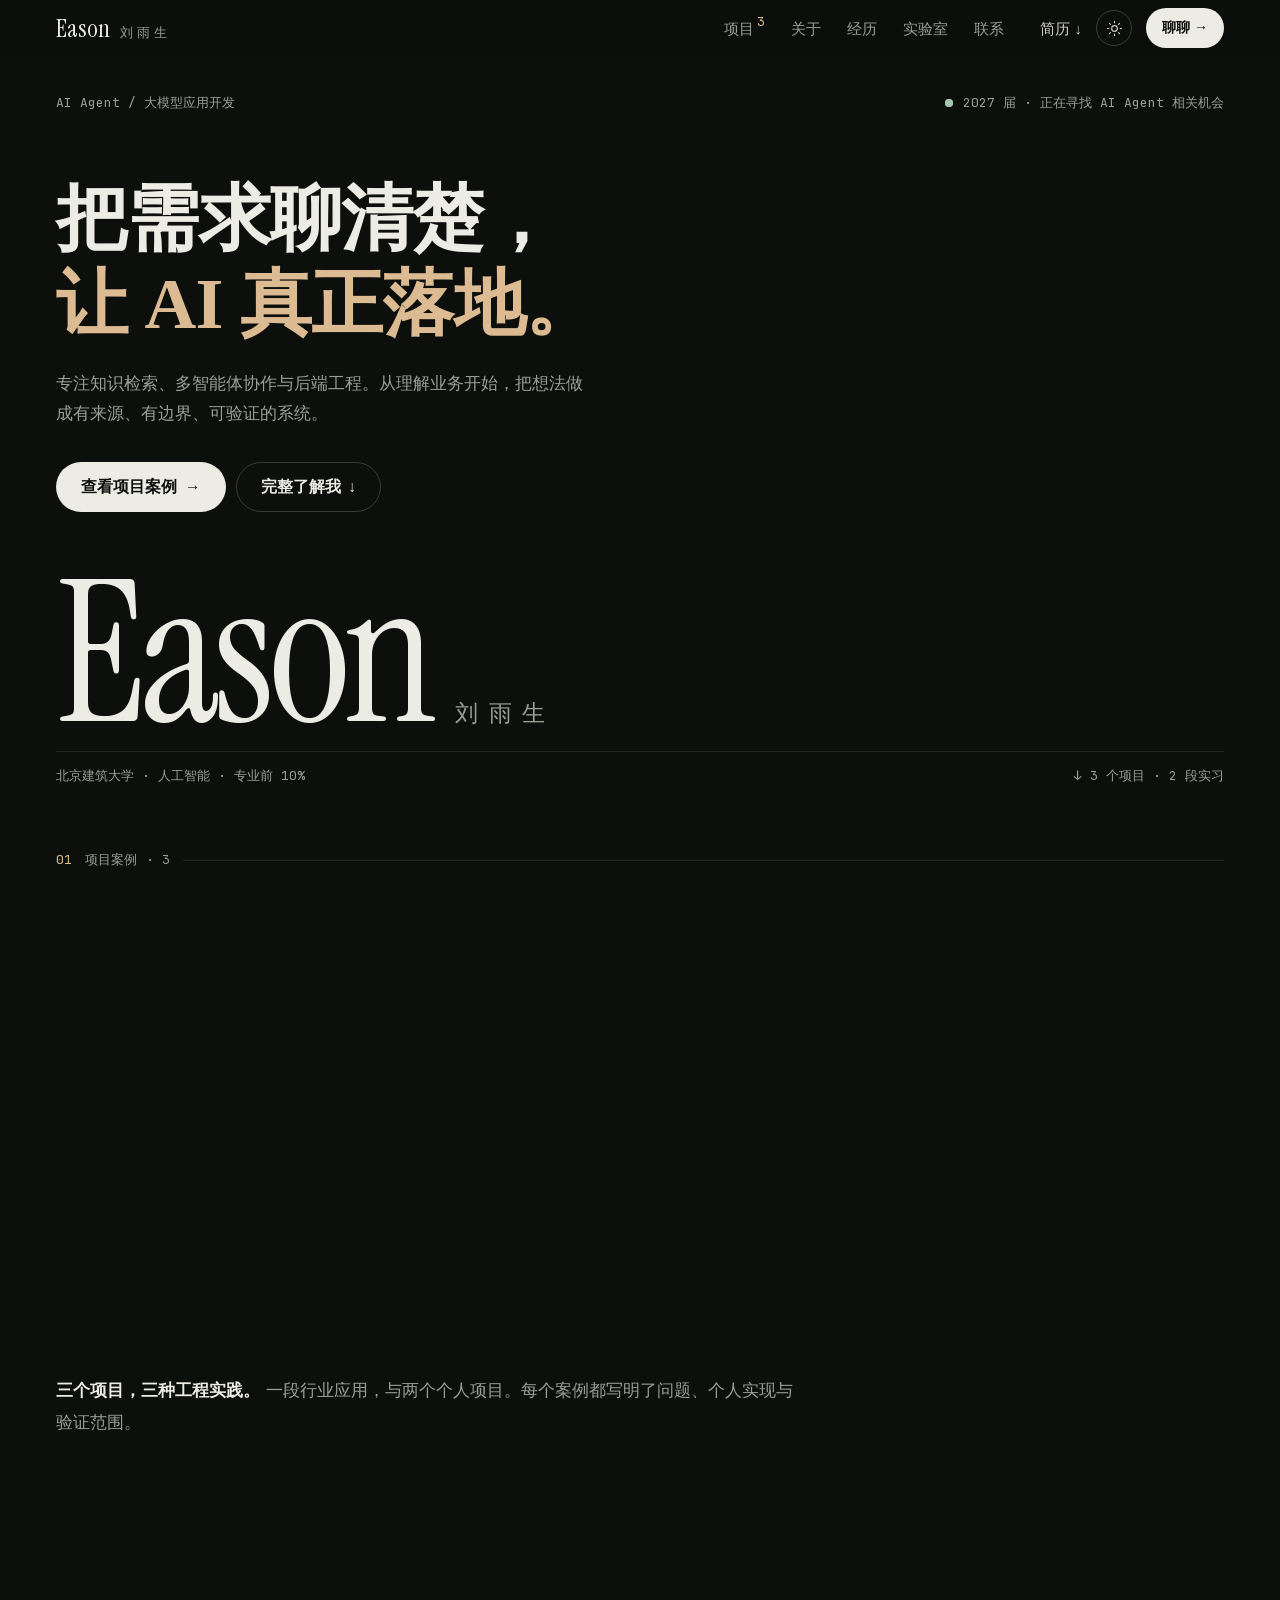
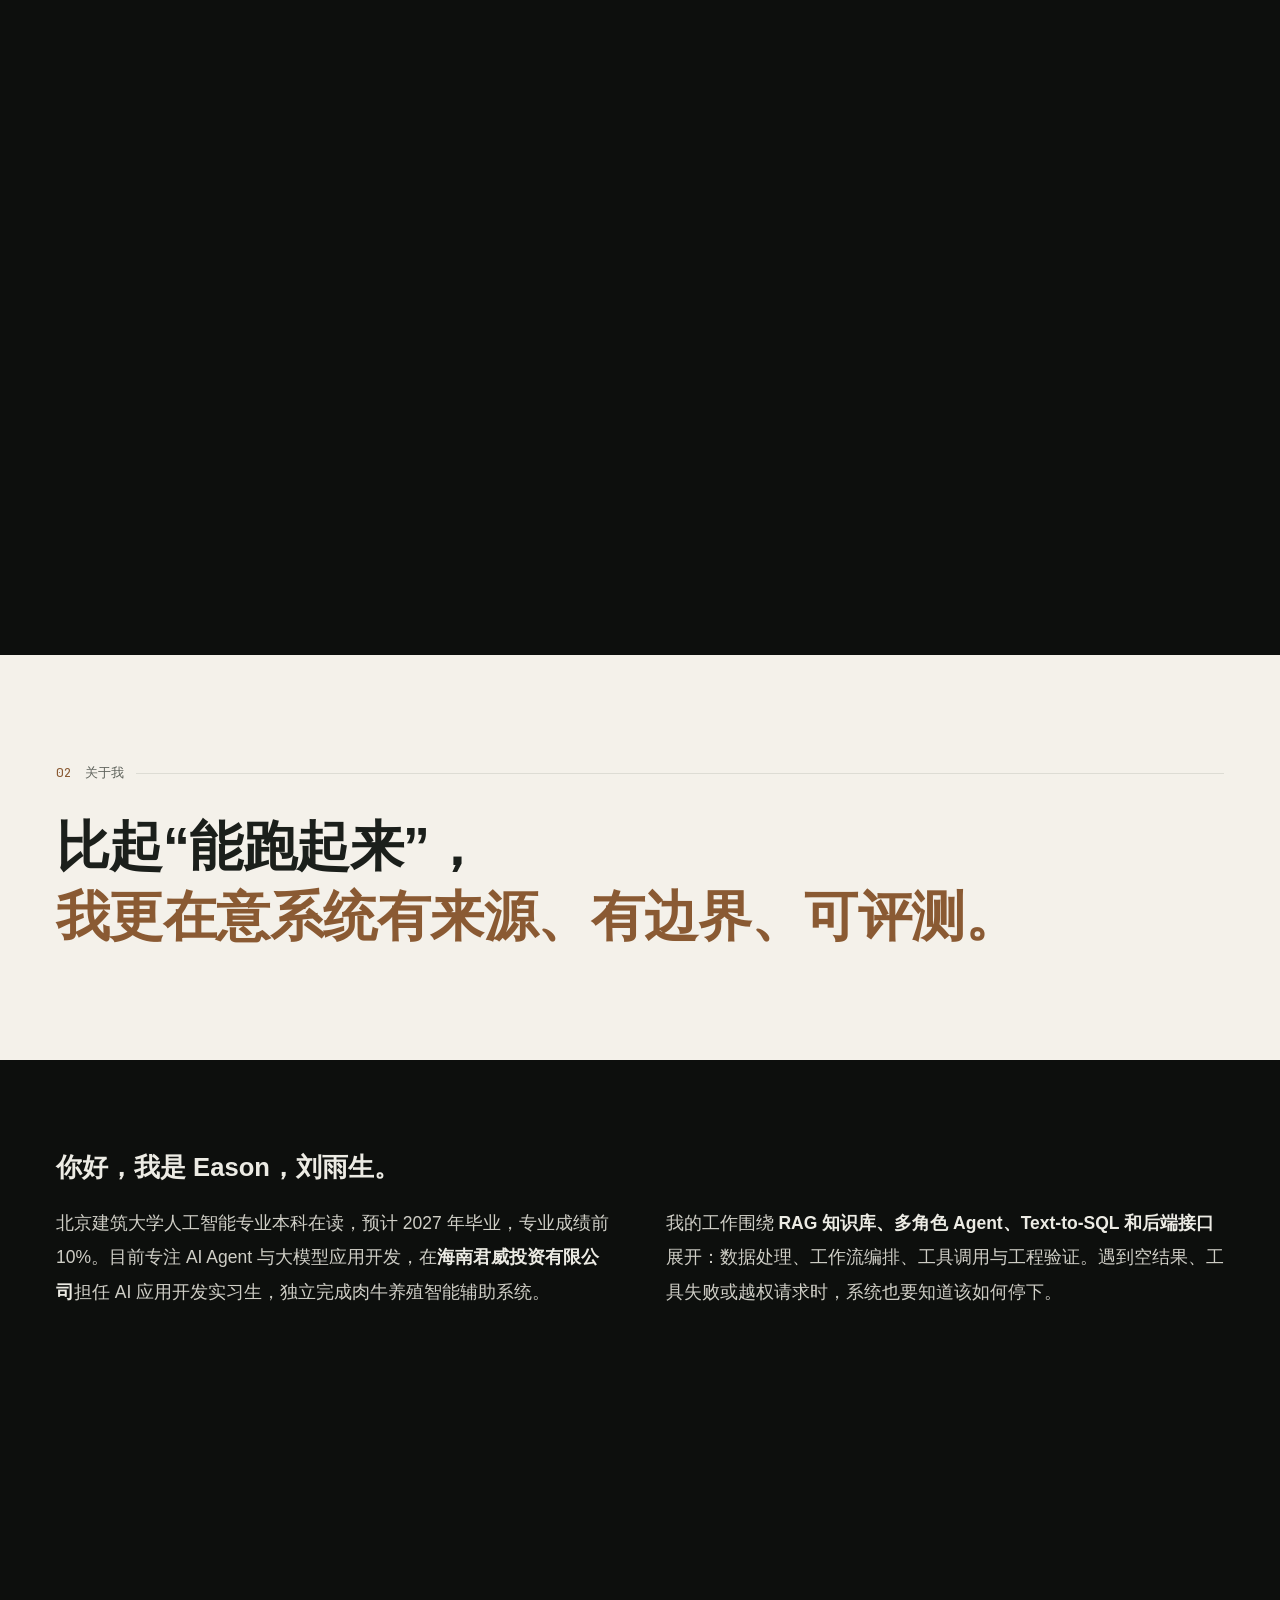
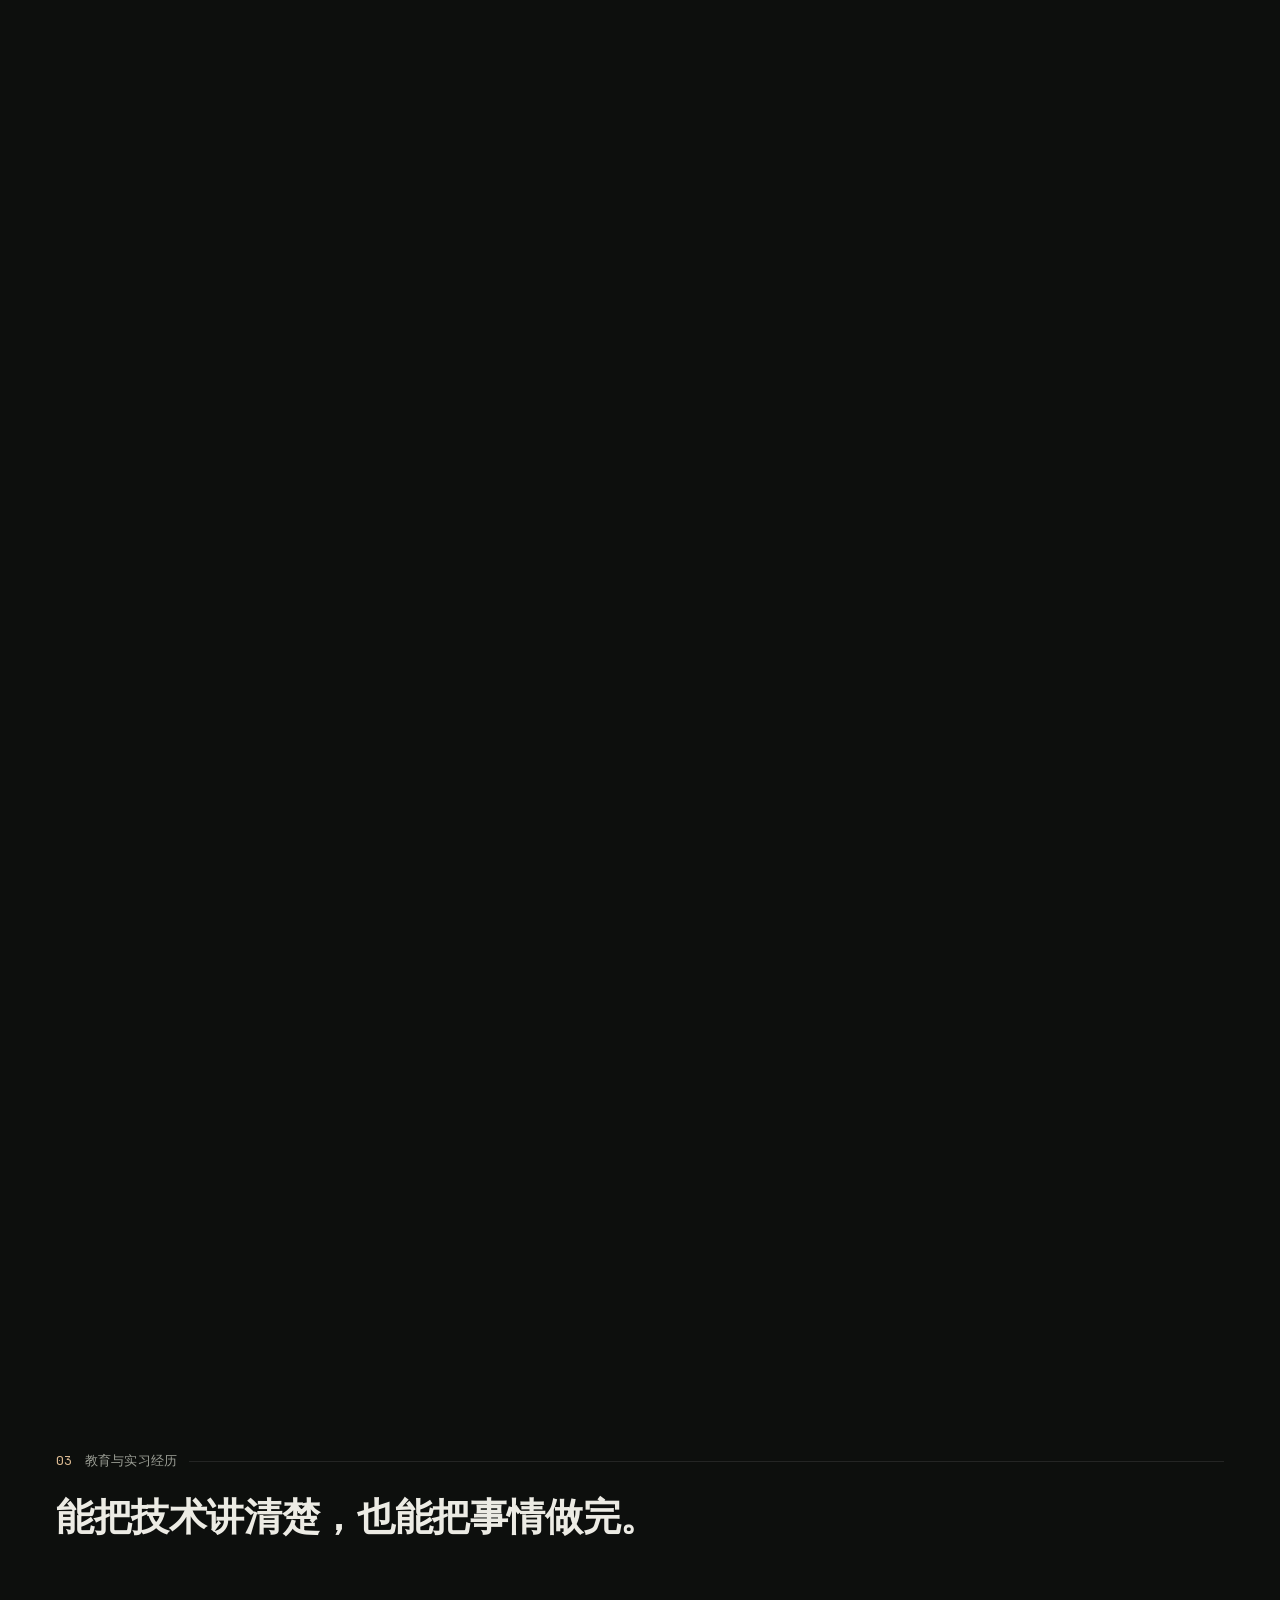
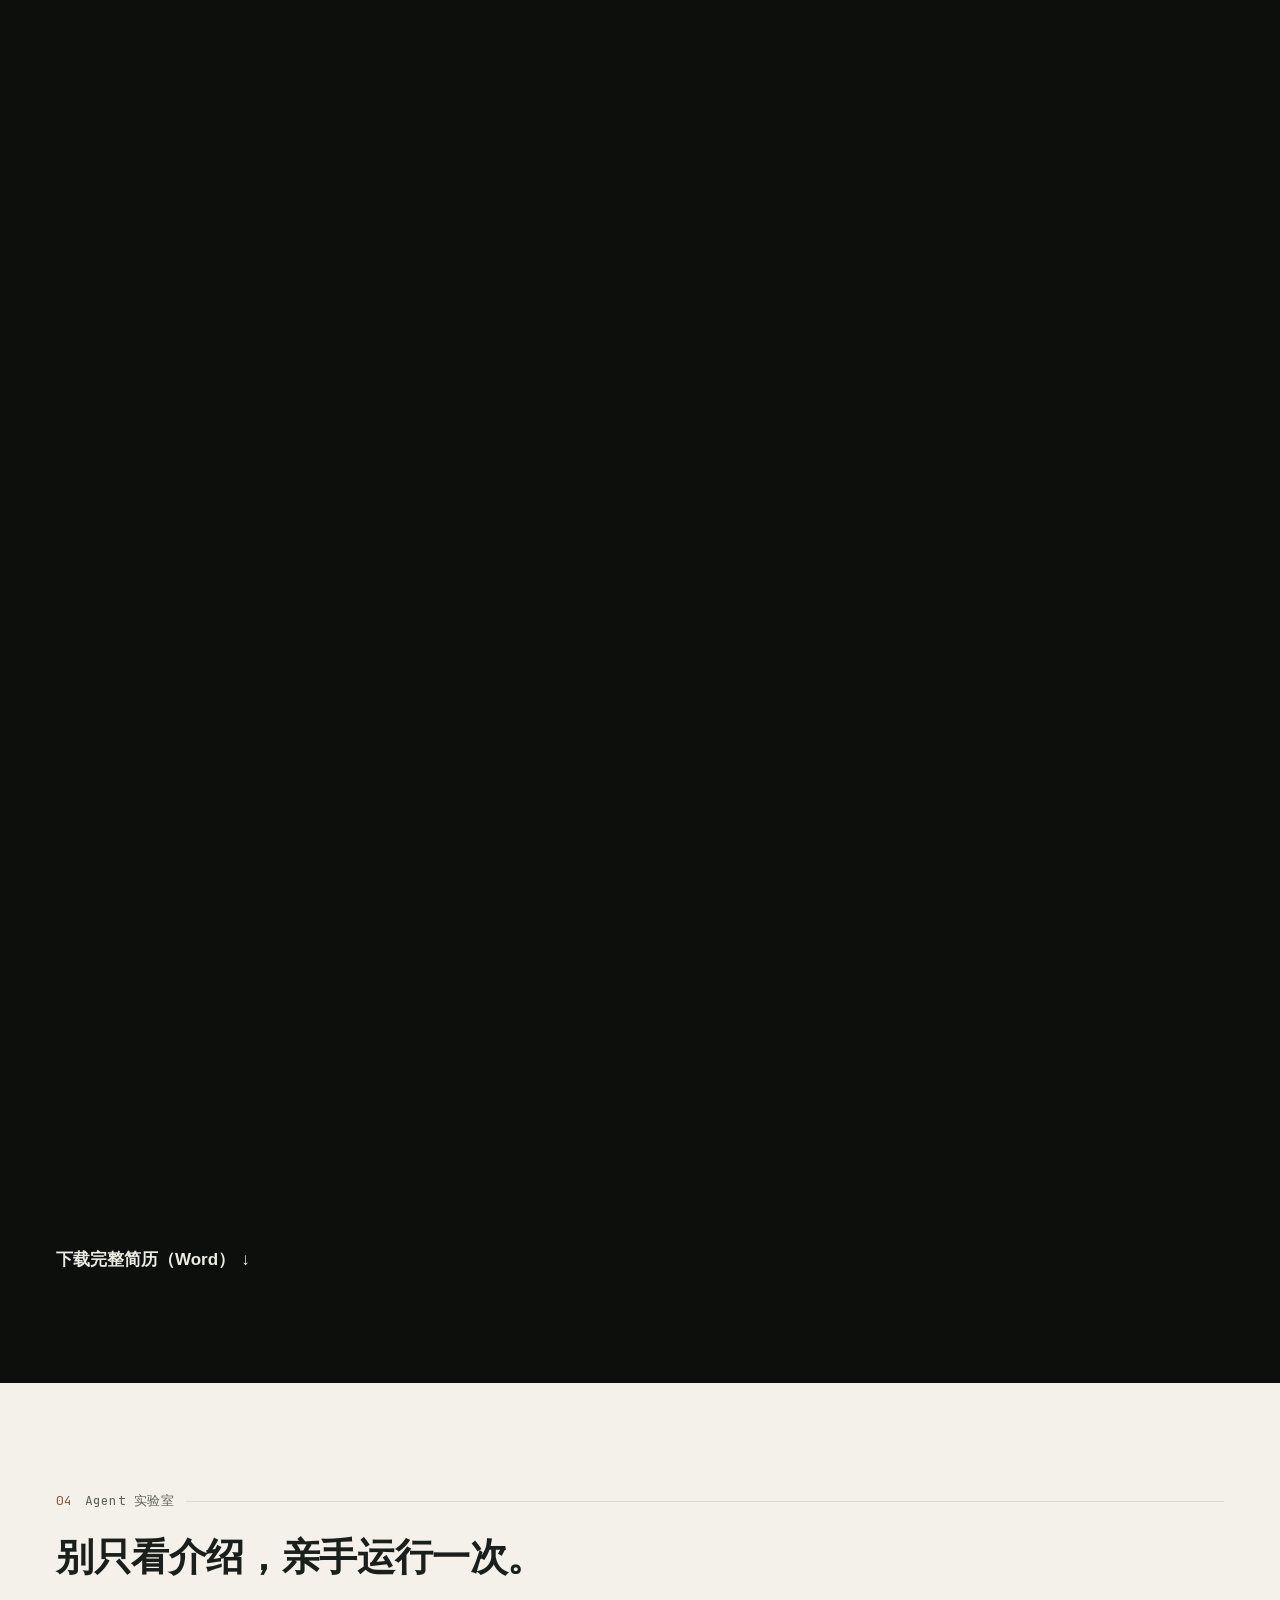
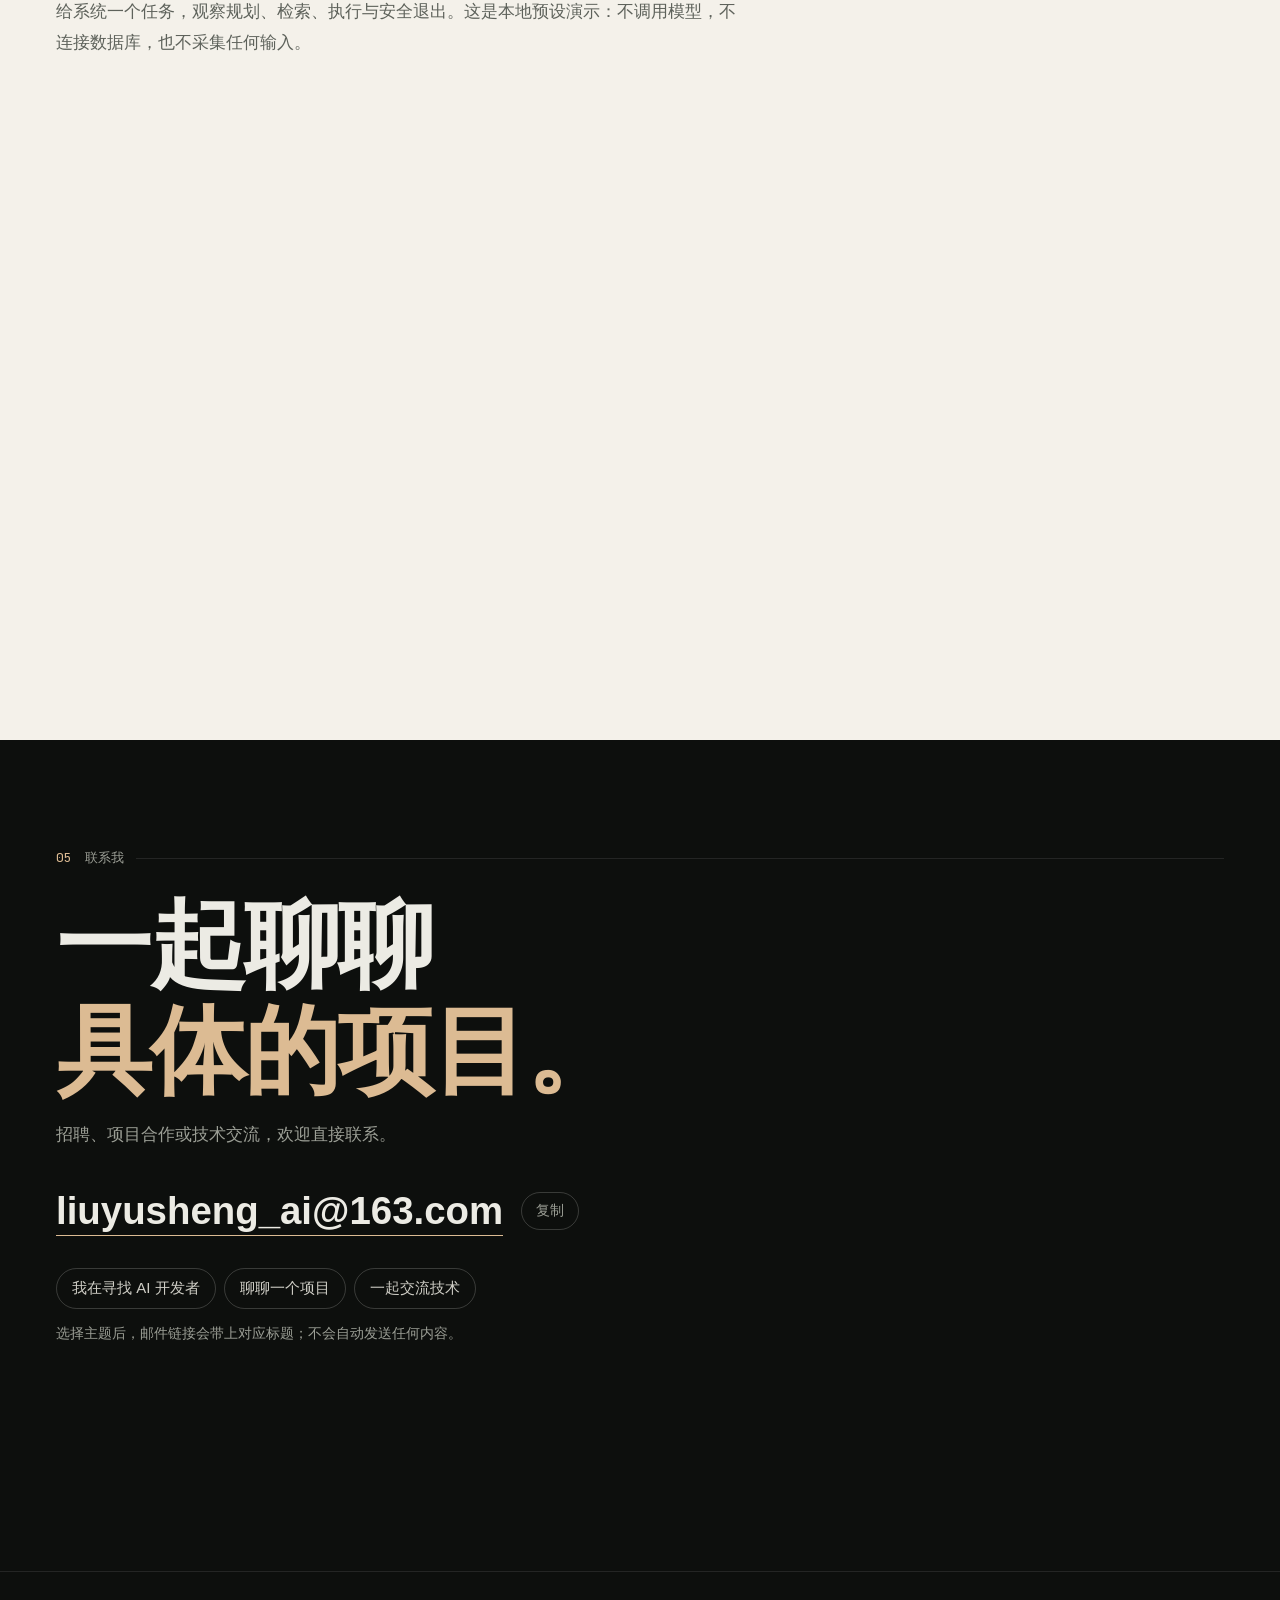
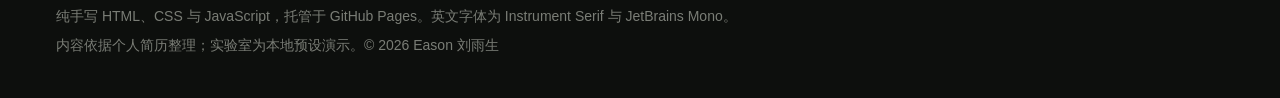
<file: index.html>
<!doctype html>
<html lang="zh-CN" data-theme="dark">
<head>
  <meta charset="utf-8">
  <meta name="viewport" content="width=device-width, initial-scale=1">
  <!-- Only this site’s own files may load or run. The hash allows the inline theme script below;
       scripts/check.py recomputes it, so edit that script and the check will flag a stale hash. -->
  <meta http-equiv="Content-Security-Policy" content="default-src 'self'; script-src 'self' 'sha256-UQi4QJsRbXsmhoupUpbZtBnbbLbXjKE1fY7R3+Ke+KQ='; style-src 'self'; img-src 'self'; font-src 'self'; connect-src 'self'; object-src 'none'; base-uri 'self'; form-action 'none'">
  <meta name="format-detection" content="telephone=no">
  <title>Eason 刘雨生 · AI Agent / 大模型应用开发</title>
  <meta name="description" content="Eason 刘雨生，北京建筑大学人工智能专业 2027 届。专注 AI Agent 与大模型应用开发：理解业务、讲清方案，构建有来源、有边界、可评测的 RAG 与多智能体系统。">
  <meta name="theme-color" content="#0d0f0d">
  <link rel="canonical" href="https://liuyusheng-ai.github.io/">
  <meta property="og:type" content="profile">
  <meta property="og:locale" content="zh_CN">
  <meta property="og:title" content="Eason 刘雨生 · AI Agent / 大模型应用开发">
  <meta property="og:description" content="把需求聊清楚，让 AI 真正落地。知识检索、多智能体协作与 Text-to-SQL 项目案例。">
  <meta property="og:url" content="https://liuyusheng-ai.github.io/">
  <meta property="og:site_name" content="Eason 刘雨生">
  <meta property="og:image" content="https://liuyusheng-ai.github.io/og-image.jpg">
  <meta property="og:image:width" content="1200">
  <meta property="og:image:height" content="630">
  <meta property="og:image:alt" content="Eason 刘雨生 · 把需求聊清楚，让 AI 真正落地。">
  <meta name="twitter:card" content="summary_large_image">
  <meta name="twitter:title" content="Eason 刘雨生 · AI Agent / 大模型应用开发">
  <meta name="twitter:description" content="把需求聊清楚，让 AI 真正落地。知识检索、多智能体协作与 Text-to-SQL 项目案例。">
  <meta name="twitter:image" content="https://liuyusheng-ai.github.io/og-image.jpg">
  <link rel="icon" href="favicon.ico" sizes="32x32">
  <link rel="icon" href="favicon.svg" type="image/svg+xml">
  <link rel="apple-touch-icon" href="apple-touch-icon.png">
  <!-- Apply a saved theme before first paint. Dark is the default. -->
  <script>
    (function () {
      var root = document.documentElement;
      root.className += ' js';
      try {
        var saved = localStorage.getItem('eason-theme');
        if (saved === 'light' || saved === 'dark') root.setAttribute('data-theme', saved);
        if (saved === 'light') document.querySelector('meta[name="theme-color"]').content = '#f4f1ea';
      } catch (e) {}
    })();
  </script>
  <!-- Fonts are self-hosted Latin subsets; all Chinese text uses system fonts. Both appear in the first screen, so preload them. -->
  <link rel="preload" href="fonts/instrument-serif-latin.woff2" as="font" type="font/woff2" crossorigin>
  <link rel="preload" href="fonts/jetbrains-mono-latin.woff2" as="font" type="font/woff2" crossorigin>
  <link rel="stylesheet" href="styles.css?v=20261108.11">
  <script src="main.js?v=20261108.11" defer></script>
  <script type="application/ld+json">
  {
    "@context": "https://schema.org",
    "@type": "Person",
    "name": "刘雨生",
    "alternateName": "Eason",
    "jobTitle": "AI Agent / 大模型应用开发",
    "email": "mailto:liuyusheng_ai@163.com",
    "url": "https://liuyusheng-ai.github.io/",
    "image": "https://liuyusheng-ai.github.io/og-image.jpg",
    "sameAs": ["https://github.com/liuyusheng-ai"],
    "knowsAbout": ["AI Agent", "RAG", "LangGraph", "MCP", "Django", "FastAPI", "Agentic Eval"],
    "alumniOf": {"@type": "CollegeOrUniversity", "name": "北京建筑大学"}
  }
  </script>
</head>
<body>
  <!-- Icon definitions, referenced with <use> -->
  <svg class="sprite" aria-hidden="true">
    <symbol id="icon-sun" viewBox="0 0 24 24"><circle cx="12" cy="12" r="4"/><path d="M12 2v2M12 20v2M4.9 4.9l1.4 1.4M17.7 17.7l1.4 1.4M2 12h2M20 12h2M4.9 19.1l1.4-1.4M17.7 6.3l1.4-1.4"/></symbol>
    <symbol id="icon-moon" viewBox="0 0 24 24"><path d="M20 14.5A8 8 0 0 1 9.5 4a8 8 0 1 0 10.5 10.5z"/></symbol>
  </svg>
  <a class="skip-link" href="#content">跳到正文</a>

  <!-- ============ Site bar — the only thing that stays on screen ============ -->
  <header class="bar" id="top">
    <div class="wrap bar-inner">
      <a class="bar-brand" href="#home" aria-label="Eason 刘雨生 · 回到顶部"><span lang="en">Eason</span> <span class="bar-brand-cn">刘雨生</span></a>
      <nav class="bar-nav" aria-label="章节导航" data-nav>
        <a href="#work">项目<sup aria-hidden="true">3</sup><span class="sr-only">（3 个）</span></a>
        <a href="#approach">关于</a>
        <a href="#about">经历</a>
        <a href="#playground">实验室</a>
        <a href="#contact">联系</a>
      </nav>
      <div class="bar-actions">
        <a class="bar-link" href="resume.docx" download="Eason-刘雨生-简历.docx">简历 <span aria-hidden="true">↓</span></a>
        <button class="theme-toggle js-only" type="button" aria-label="切换浅色 / 深色">
          <svg class="icon icon-sun" aria-hidden="true"><use href="#icon-sun"/></svg>
          <svg class="icon icon-moon" aria-hidden="true"><use href="#icon-moon"/></svg>
        </button>
        <a class="bar-cta" href="#contact">聊聊 <span aria-hidden="true">→</span></a>
        <!-- Narrow screens: the same links behind a native disclosure, which also works without JavaScript. -->
        <details class="menu">
          <summary class="menu-toggle"><span class="when-closed">菜单</span><span class="when-open">关闭</span></summary>
          <div class="menu-panel">
            <nav aria-label="章节导航（菜单）" data-nav>
              <a href="#work">项目案例<sup aria-hidden="true">3</sup></a>
              <a href="#approach">关于我</a>
              <a href="#about">教育与实习经历</a>
              <a href="#playground">Agent 实验室</a>
              <a href="#contact">联系我</a>
            </nav>
            <div class="menu-extra">
              <a href="resume.docx" download="Eason-刘雨生-简历.docx">下载简历 <span aria-hidden="true">↓</span></a>
              <a href="mailto:liuyusheng_ai@163.com" data-mail>liuyusheng_ai@163.com</a>
            </div>
          </div>
        </details>
      </div>
    </div>
  </header>

  <main id="content" tabindex="-1">
    <!-- ============ Hero — a poster that scrolls away ============
         DOM order is name → pitch → facts (how it reads aloud); the grid places the name at the bottom. -->
    <section class="hero" id="home" aria-labelledby="hero-name">
      <div class="wrap hero-grid">
        <h1 class="wordmark" id="hero-name"><span lang="en">Eason</span> <span class="wordmark-cn">刘雨生</span></h1>
        <p class="corner corner-tl">AI Agent / 大模型应用开发</p>
        <p class="corner corner-tr"><span class="pulse" aria-hidden="true"></span>2027 届 · 正在寻找 AI Agent 相关机会</p>
        <div class="hero-main">
          <p class="hero-title">把需求聊清楚，<br><em>让 AI 真正落地。</em></p>
          <p class="hero-lead">专注知识检索、多智能体协作与后端工程。从理解业务开始，把想法做成有来源、有边界、可验证的系统。</p>
          <div class="hero-actions">
            <a class="btn btn-primary" href="#work">查看项目案例 <span aria-hidden="true">→</span></a>
            <a class="btn btn-quiet" href="#approach">完整了解我 <span aria-hidden="true">↓</span></a>
          </div>
        </div>
        <p class="corner corner-bl">北京建筑大学 · 人工智能 · 专业前 10%</p>
        <p class="corner corner-br"><span aria-hidden="true">↓</span> 3 个项目 · 2 段实习</p>
      </div>
    </section>

    <!-- ============ 01 项目案例 ============
         Section ids are kept from earlier versions so links people already shared keep working:
         #work = 项目案例, #approach = 关于我（原“完整介绍”）, #about = 教育与实习经历, #playground = 实验室. -->
    <section class="chapter chapter-work" id="work" aria-labelledby="work-title">
      <div class="wrap">
        <h2 class="label" id="work-title"><span>01</span>项目案例 · 3</h2>

        <ol class="index hover-group" aria-label="项目索引">
          <li>
            <a class="index-row" href="#case-rag">
              <span class="index-num" aria-hidden="true">01</span>
              <span class="index-main">
                <span class="index-title">肉牛养殖<wbr>智能辅助系统</span>
                <span class="index-meta">行业应用 · 海南君威 · 2026.04 — 至今</span>
                <span class="index-flow">资料加工 → 切片入库 → 检索与 Skill → 权限与护栏 → 评测交付</span>
              </span>
              <span class="index-figure">98.3%<small>真实模型评测通过率</small></span>
            </a>
          </li>
          <li>
            <a class="index-row" href="#case-research">
              <span class="index-num" aria-hidden="true">02</span>
              <span class="index-main">
                <span class="index-title">多角色<wbr>行业研究<wbr>与报告生成 Agent</span>
                <span class="index-meta">个人项目 · 2026.07</span>
                <span class="index-flow">Planner → Researcher → 无来源拦截 → Writer → 指标评估</span>
              </span>
              <span class="index-figure">3<small>协作角色</small></span>
            </a>
          </li>
          <li>
            <a class="index-row" href="#case-sql">
              <span class="index-num" aria-hidden="true">03</span>
              <span class="index-main">
                <span class="index-title">自然语言<wbr>数据分析 Agent</span>
                <span class="index-meta">个人项目 · 2026.07</span>
                <span class="index-flow">问题理解 → Schema 检索 → SQL 生成 → 安全校验 → 查询执行 → 结果解释</span>
              </span>
              <span class="index-figure">14<small>类拦截关键字</small></span>
            </a>
          </li>
        </ol>

        <p class="chapter-intro"><strong>三个项目，三种工程实践。</strong>一段行业应用，与两个个人项目。每个案例都写明了问题、个人实现与验证范围。</p>

        <div class="cases">
          <!-- Case 01 -->
          <article class="case" id="case-rag" aria-labelledby="case-rag-title">
            <header class="case-head">
              <p class="case-num"><span>01</span> / 03</p>
              <h3 id="case-rag-title">肉牛养殖<wbr>智能辅助系统</h3>
              <p class="case-meta">行业应用 · 海南君威 · <time datetime="2026-04">2026.04</time> — 至今</p>
              <ul class="tags" aria-label="技术栈"><li>Django / DRF</li><li>Vue 3</li><li>ChromaDB</li><li>Ollama</li><li>ReAct</li><li>Docker</li></ul>
            </header>
            <div class="case-body">
              <p class="case-lead">把分散的养殖资料和业务数据，变成有依据、有权限边界的问答入口。</p>
              <ol class="flow" aria-label="系统链路"><li>资料加工</li><li>切片入库</li><li>检索与 Skill</li><li>权限与护栏</li><li>评测交付</li></ol>
              <ul class="metrics">
                <li><strong>444</strong><span>内置资料份数</span></li>
                <li><strong>98.3%</strong><span>真实模型<wbr>评测通过率</span></li>
                <li><strong>1400+</strong><span>后端自动化测试</span></li>
              </ul>
              <dl class="facts">
                <div><dt>问题</dt><dd>资料分散且不少是扫描版书籍，回答需要保留依据；财务等敏感数据还要按岗位控制谁能看到。</dd></div>
                <div><dt>做法</dt><dd>从 0 到 1 独立完成设计、开发与交付：搭建 OCR 到入库的加工管线，内置资料扩充至 444 份；基于 ReAct + Skill 路由实现疾病初筛、牛场汇报、财务问答等场景。</dd></div>
                <div><dt>验证</dt><dd>12 套近 400 条评测集（含 40 条盲测）；真实模型评测任务完成 60/60、高风险拦截 22/22、整体通过率 98.3%；1400+ 项后端与 180+ 项前端自动化测试。</dd></div>
              </dl>
              <details class="case-detail" id="case-rag-detail">
                <summary><span class="when-closed">完整技术细节</span><span class="when-open">收起技术细节</span><i class="plus" aria-hidden="true"></i></summary>
                <div class="detail-body">
                  <section><h4>知识如何进入系统</h4><p>搭建扫描版养殖书籍加工管线（OCR → 结构适配 → 切片 → 分类 → 入库）。单书试点 65 页产出 146 个切片、132 个有效入库，重复导入 100% 识别跳过。兼容 PDF、Word、Excel、TXT、CSV，按段落累积 500 字切片并保留 50 字重叠。预计算索引随安装包分发，新机首次导入由约 15 分钟缩短至 1 分钟内。</p></section>
                  <section><h4>Agent 与业务</h4><p>基于 ReAct + Skill 路由实现疾病初筛、病例卡、单头牛查询、牛场汇报、财务问答等场景；对接业务平台只读接口，3 万+ 条牛只档案按状态聚合统计；加入同音错字纠正与数字核对护栏，无法在统计结果里找到的数字整句删除。</p></section>
                  <section><h4>安全与权限</h4><p>财务数据按岗位三级授权，金额由程序计算、模型只做解释，全程留审计；构建 19 类套话问法 × 多岗位的攻防题库，任一金额泄露即判失败；回答来源按角色与资料归属实时过滤；财务提问每小时限 30 次，小样本汇总取整防反推单价。</p></section>
                  <section><h4>评测与交付</h4><p>建立 12 套近 400 条 Agentic / Skill 评测集，含 40 条盲测。完成 Docker（PostgreSQL / Redis / Celery / Nginx）部署与 Redis 并发闸门，交付 Windows 桌面安装包及增量自动更新，更新包签名校验，GitHub Actions 自动构建发布。</p></section>
                </div>
              </details>
              <p class="case-note">评测口径：60/60、22/22 与 98.3% 来自真实模型评测集，不等同于线上实际使用效果。</p>
            </div>
          </article>

          <!-- Case 02 -->
          <article class="case" id="case-research" aria-labelledby="case-research-title">
            <header class="case-head">
              <p class="case-num"><span>02</span> / 03</p>
              <h3 id="case-research-title">多角色<wbr>行业研究<wbr>与报告生成 Agent</h3>
              <p class="case-meta">个人项目 · <time datetime="2026-07">2026.07</time></p>
              <ul class="tags" aria-label="技术栈"><li>LangGraph</li><li>MCP</li><li>SQLite</li><li>Tavily</li><li>Local RAG</li></ul>
            </header>
            <div class="case-body">
              <p class="case-lead">让规划、检索与报告生成衔接起来，并保留每一条证据。</p>
              <ol class="flow" aria-label="系统链路"><li>Planner</li><li>Researcher</li><li>无来源拦截</li><li>Writer</li><li>指标评估</li></ol>
              <ul class="metrics">
                <li><strong>3</strong><span>协作角色</span></li>
                <li><strong>3</strong><span>类检索工具</span></li>
                <li><strong>6</strong><span>次默认调用预算</span></li>
              </ul>
              <dl class="facts">
                <div><dt>问题</dt><dd>研究任务需要拆解、管理来源；工具失败或资料不足时要明确停下，避免无依据地生成报告。</dd></div>
                <div><dt>做法</dt><dd>用 LangGraph 编排 Planner、Researcher、Writer；接入网页搜索、本地 RAG 与 MCP 3 类工具；实现调用预算、超时与重试、无来源停止生成和 SQLite 状态保存。</dd></div>
                <div><dt>验证</dt><dd>从任务完成、工具调用成功率、引用覆盖率 3 个维度输出指标；自动化测试覆盖带来源报告、调用预算、无来源拦截、检查点恢复和评测口径。</dd></div>
              </dl>
              <details class="case-detail" id="case-research-detail">
                <summary><span class="when-closed">完整技术细节</span><span class="when-open">收起技术细节</span><i class="plus" aria-hidden="true"></i></summary>
                <div class="detail-body">
                  <section><h4>工作流</h4><p>以 LangGraph 编排 3 个角色，用共享状态传递计划、证据和调用记录，按来源去重后生成带编号引用的报告。网页搜索（Tavily）、本地 RAG 与 MCP 统一输出证据结构，默认离线可运行，规划与写作模型可替换。</p></section>
                  <section><h4>可靠性控制</h4><p>调用预算默认 6 次，支持超时与重试，没有来源时停止生成；逐次记录工具状态、耗时、结果数和异常，单个工具失败不影响其他工具继续检索。SQLite 保存运行状态与证据，已完成任务可按 run_id 恢复。基于官方 MCP Python SDK 实现 stdio 客户端。</p></section>
                  <section><h4>评测与测试</h4><p>从任务完成、工具调用成功率、引用覆盖率 3 个维度输出 Agentic Eval 指标；自动化测试覆盖带来源报告、调用预算、无来源拦截、检查点恢复和评测口径。</p></section>
                  <section><h4>项目归属</h4><p>个人项目，由本人独立开发，使用 Codex 与 Claude 辅助。</p></section>
                </div>
              </details>
              <p class="case-note">验证范围：默认使用离线演示资料，结果不等同于真实联网研究或真实模型质量评测。</p>
            </div>
          </article>

          <!-- Case 03 -->
          <article class="case" id="case-sql" aria-labelledby="case-sql-title">
            <header class="case-head">
              <p class="case-num"><span>03</span> / 03</p>
              <h3 id="case-sql-title">自然语言<wbr>数据分析 Agent</h3>
              <p class="case-meta">个人项目 · <time datetime="2026-07">2026.07</time></p>
              <ul class="tags" aria-label="技术栈"><li>FastAPI</li><li>LangGraph</li><li>SQLAlchemy</li><li>Plotly</li></ul>
            </header>
            <div class="case-body">
              <p class="case-lead">把业务问题转成受约束的查询语句，再把结果讲清楚。</p>
              <ol class="flow" aria-label="系统链路"><li>问题理解</li><li>Schema 检索</li><li>SQL 生成</li><li>安全校验</li><li>查询执行</li><li>结果解释</li></ol>
              <ul class="metrics">
                <li><strong>6</strong><span>LangGraph 节点</span></li>
                <li><strong>14</strong><span>类拦截关键字</span></li>
                <li><strong>200</strong><span>单次最多<wbr>返回行数</span></li>
              </ul>
              <dl class="facts">
                <div><dt>问题</dt><dd>自然语言查询需要对齐数据结构，同时限制危险语句、过量返回和无限修复。</dd></div>
                <div><dt>做法</dt><dd>实现 6 节点图，校验失败时经条件路由回到生成节点，修复次数设上限；服务端校验每条 SQL，不把提示词当作唯一防线。</dd></div>
                <div><dt>验证</dt><dd>自动化测试覆盖正常分析、危险写操作、多语句注入、行数限制和查询历史记录。</dd></div>
              </dl>
              <details class="case-detail" id="case-sql-detail">
                <summary><span class="when-closed">完整技术细节</span><span class="when-open">收起技术细节</span><i class="plus" aria-hidden="true"></i></summary>
                <div class="detail-body">
                  <section><h4>完整链路</h4><p>问题理解 → Schema 检索 → SQL 生成 → 安全校验 → 查询执行 → 结果解释。通过 FastAPI、SQLAlchemy 提供查询和历史记录接口，并生成 Plotly 兼容图表配置，支持受限自动修复。</p></section>
                  <section><h4>安全边界</h4><p>服务端校验每条 SQL，仅允许单条 SELECT / WITH，过滤注释后拦截 INSERT、UPDATE、DELETE、DROP、PRAGMA、ATTACH 等 14 类关键字；单次最多返回 200 行，执行超时 3 秒。模型适配层可替换，生成结果都必须通过校验。</p></section>
                  <section><h4>工程设计</h4><p>内置离线演示数据和规则版生成器，无需 API Key 即可运行；默认 SQLite，可通过 DATABASE_URL 接入其他数据库；查询历史保留问题、SQL、行数和执行状态，便于复核。</p></section>
                  <section><h4>项目归属</h4><p>个人项目，由本人独立开发，使用 Codex 与 Claude 辅助。</p></section>
                </div>
              </details>
              <p class="case-note">验证范围：测试基于离线演示数据和规则版生成器，不等同于真实大模型生成 SQL 的端到端表现。</p>
            </div>
          </article>
        </div>
      </div>
    </section>

    <!-- ============ 02 关于我 ============ -->
    <section class="chapter-about" id="approach" aria-labelledby="approach-title">
      <div class="band invert">
        <div class="wrap">
          <p class="label"><span>02</span>关于我</p>
          <h2 class="statement" id="approach-title">比起“能跑起来”，<br><em>我更在意<wbr>系统有来源、有边界、可评测。</em></h2>
        </div>
      </div>

      <div class="wrap about">
        <p class="about-hello">你好，我是 Eason，刘雨生。</p>
        <div class="prose about-cols">
          <p>北京建筑大学人工智能专业本科在读，预计 2027 年毕业，专业成绩前 10%。目前专注 AI Agent 与大模型应用开发，在<strong>海南君威投资有限公司</strong>担任 AI 应用开发实习生，独立完成肉牛养殖智能辅助系统。</p>
          <p>我的工作围绕 <strong>RAG 知识库、多角色 Agent、Text-to-SQL 和后端接口</strong>展开：数据处理、工作流编排、工具调用与工程验证。遇到空结果、工具失败或越权请求时，系统也要知道该如何停下。</p>
        </div>

        <ul class="stats" aria-label="经历概览">
          <li><strong>2<small>段</small></strong><span>实习经历</span></li>
          <li><strong>3<small>个</small></strong><span>Agent 项目</span></li>
          <li><strong>1400<small>+项</small></strong><span>肉牛项目<wbr>后端测试</span></li>
          <li><strong>1<small>万+</small></strong><span>数据产品<wbr>记录治理</span></li>
        </ul>

        <div class="method">
          <h3 class="sub-title">我习惯的工作方式</h3>
          <ol>
            <li><span>01</span><strong>听懂场景</strong><p>谁在用、最常问什么、什么才算“答对了”。</p></li>
            <li><span>02</span><strong>划清边界</strong><p>哪些资料可用，哪些操作必须拒绝，失败时如何退出。</p></li>
            <li><span>03</span><strong>工程实现</strong><p>检索、工具调用与工作流编排，同时落地参数校验和调用预算。</p></li>
            <li><span>04</span><strong>评测交付</strong><p>用测试和可复现评测说明效果；离线结果与真实模型表现分开记录。</p></li>
          </ol>
        </div>

        <div class="brief" id="brief">
          <div class="brief-head">
            <h3 class="sub-title">合作从提问开始</h3>
            <p>合作时，我会先听懂使用场景，确认任务和边界，再把技术方案与取舍讲清楚；交付时附上来源、测试与可复现评测。</p>
            <p class="js-only">选一个常见需求，看看我会先和你确认什么。</p>
          </div>
          <div class="brief-options js-only" role="group" aria-label="选择业务问题">
            <button class="chip" type="button" data-brief="knowledge" aria-pressed="true">资料很多，怎么让它用起来？</button>
            <button class="chip" type="button" data-brief="research" aria-pressed="false">调研很耗时，能否拆开协作？</button>
            <button class="chip" type="button" data-brief="data" aria-pressed="false">能不能直接问数据一个问题？</button>
          </div>
          <div class="brief-body" aria-live="polite">
            <h4 id="brief-title">先对齐问题，再选择技术。</h4>
            <ol class="brief-questions" id="brief-questions">
              <li>谁会使用这些资料？最常问什么？</li>
              <li>资料是否完整、更新、可以追溯？</li>
              <li>什么情况必须停止回答，或交给人处理？</li>
            </ol>
            <p class="brief-route">对应实践 <a class="text-link" id="brief-link" href="#case-rag">肉牛养殖智能辅助系统 <span aria-hidden="true">→</span></a></p>
          </div>
        </div>

        <div class="faq" id="faq">
          <h3 class="sub-title">开口前，你可能想问</h3>
          <dl>
            <div><dt>什么时候毕业？</dt><dd>预计 2027 年 6 月，北京建筑大学人工智能专业本科。</dd></div>
            <div><dt>想找什么方向？</dt><dd>AI Agent / 大模型应用开发。</dd></div>
            <div><dt>项目里哪些是你自己做的？</dt><dd>肉牛养殖智能辅助系统由我从 0 到 1 独立完成设计、开发与交付；多角色研究 Agent 与 Text-to-SQL Agent 是个人项目，由我独立开发，使用 Codex 与 Claude 辅助。</dd></div>
            <div><dt>案例里的数字怎么来的？</dt><dd>每个案例底部都写明了评测口径：哪些来自真实模型评测集，哪些来自离线演示数据。页面下方的 Agent 实验室是本地预设演示，不调用模型。</dd></div>
          </dl>
        </div>
      </div>
    </section>

    <!-- ============ 03 经历 ============ -->
    <section class="chapter" id="about" aria-labelledby="about-title">
      <div class="wrap">
        <p class="label"><span>03</span>教育与实习经历</p>
        <h2 class="chapter-title" id="about-title">能把技术讲清楚，也能把事情做完。</h2>

        <ol class="timeline hover-group">
          <li class="job">
            <p class="job-when"><time datetime="2026-04">2026.04</time> — <br>至今</p>
            <div>
              <h3>海南君威投资有限公司</h3>
              <p class="job-role">AI 应用开发实习生</p>
              <ul>
                <li><b>项目职责</b>独立完成肉牛养殖智能辅助系统从 0 到 1 的设计、开发与交付，累计后端 6 万+ 行 Python、前端 2 万+ 行 Vue 代码。</li>
                <li><b>知识库工程</b>搭建扫描版书籍加工管线，内置资料扩充至 444 份；预计算索引使新机首次导入由约 15 分钟缩短至 1 分钟内。</li>
                <li><b>Agent 与安全</b>基于 ReAct + Skill 路由实现疾病初筛、牛场汇报、财务问答等场景；财务数据按岗位三级授权，金额由程序计算、模型只做解释。</li>
                <li><b>评测与交付</b>12 套近 400 条评测集，真实模型评测整体通过率 98.3%；1400+ 项后端与 180+ 项前端测试；交付 Docker 部署与 Windows 安装包。</li>
              </ul>
              <a class="text-link" href="#case-rag">对应案例 01 <span aria-hidden="true">→</span></a>
            </div>
          </li>
          <li class="job">
            <p class="job-when"><time datetime="2026-05">2026.05</time> — <br><time datetime="2026-07">2026.07</time></p>
            <div>
              <h3>北京国际大数据交易所</h3>
              <p class="job-role">数据挖掘实习生</p>
              <ul>
                <li><b>采集开发</b>基于 Python 与 Scrapling，独立完成各省市主要大数据交易所页面分析、抓取、清洗和交付，累计处理 1 万余条数据产品记录。</li>
                <li><b>数据治理</b>完成跨来源字段映射、类型统一、去重与缺失 / 异常值处理，以 Excel、CSV、数据库 3 种形态交付。</li>
                <li><b>业务价值</b>串联采集、清洗、去重、导出 4 个环节，支撑跨交易所数据产品统计分析与市场调研。</li>
              </ul>
            </div>
          </li>
          <li class="job">
            <p class="job-when"><time datetime="2023-09">2023.09</time> — <br><time datetime="2027-06">2027.06</time> 预计</p>
            <div>
              <h3>北京建筑大学</h3>
              <p class="job-role">人工智能 · 本科在读 · 智能科学与技术学院</p>
              <ul>
                <li><b>成绩与语言</b>专业前 10%；英语 CET-4。</li>
                <li><b>相关课程</b>人工智能基础 90.3 · 离散数学 92.4 · 数据结构与算法综合实验 100 · 软件开发大型实验 100 · 数据挖掘实践 91。</li>
                <li><b>在修课程</b>多智能体系统、神经网络与深度学习、知识表示与处理、操作系统。</li>
              </ul>
            </div>
          </li>
        </ol>

        <div class="skills" id="skills">
          <h3 class="sub-title">技术栈</h3>
          <dl>
            <div><dt>编程与后端</dt><dd>Python · SQL · 数据结构与算法 · Django / DRF · FastAPI · Celery / Redis · SQLAlchemy · PostgreSQL / SQLite · RESTful API · SSE · Vue 3 / Element Plus / Pinia · Gunicorn / Nginx · JWT</dd></div>
            <div><dt>大模型应用</dt><dd>Prompt / 上下文工程 · RAG · Embedding · ChromaDB · OCR 文档加工 · LangGraph · ReAct · Tool Calling · MCP · 多角色 Agent 工作流 · Ollama · 向量 + BM25 混合检索 · 输出护栏与数字校验</dd></div>
            <div><dt>工程与评测</dt><dd>Pytest · Git · Docker · GitHub Actions · Claude Code / Codex 辅助编程 · Agentic Eval：工具选择 / 参数提取、引用覆盖、安全拦截、无依据回答率与延迟 · 熔断与退避重试 · Ruff · 并发压测</dd></div>
          </dl>
        </div>
        <a class="text-link resume-link" href="resume.docx" download="Eason-刘雨生-简历.docx">下载完整简历（Word） <span aria-hidden="true">↓</span></a>
      </div>
    </section>

    <!-- ============ 04 Agent 实验室 ============ -->
    <section class="chapter band invert" id="playground" aria-labelledby="lab-title">
      <div class="wrap">
        <p class="label"><span>04</span>Agent 实验室</p>
        <h2 class="chapter-title" id="lab-title">别只看介绍，亲手运行一次。</h2>
        <p class="chapter-lead">给系统一个任务，观察规划、检索、执行与安全退出。这是本地预设演示：不调用模型，不连接数据库，也不采集任何输入。</p>

        <div class="terminal">
          <div class="term-bar">
            <span class="term-dots" aria-hidden="true"><i></i><i></i><i></i></span>
            <span class="term-title">agent-run · local preset</span>
            <span class="term-state" id="term-state">idle</span>
          </div>
          <div class="term-config js-only">
            <div class="term-row" role="group" aria-label="选择任务">
              <span class="term-key">任务</span>
              <button type="button" data-mission="research" aria-pressed="true">研究一个行业</button>
              <button type="button" data-mission="sql" aria-pressed="false">用一句话查数据</button>
              <button type="button" data-mission="safety" aria-pressed="false">试着越过安全边界</button>
            </div>
            <div class="term-row" role="group" aria-label="选择条件">
              <span class="term-key">条件</span>
              <button type="button" data-condition="normal" aria-pressed="true">正常运行</button>
              <button type="button" data-condition="empty" aria-pressed="false">检索没有证据</button>
              <button type="button" data-condition="failure" aria-pressed="false">工具暂时不可用</button>
            </div>
          </div>
          <div class="term-screen">
            <p class="term-cmd"><span class="term-prompt" aria-hidden="true">$</span> agent run <span id="term-task">“请整理某行业的关键趋势，并给出资料来源。”</span></p>
            <ol class="term-log" id="term-log" aria-live="polite"></ol>
            <p class="term-idle js-only" id="term-idle">按“运行”逐行查看执行轨迹，或用“单步”自己控制节奏。</p>
            <p class="term-idle no-js-only">这个演示需要浏览器启用 JavaScript。它只是本地预设的执行轨迹，不调用模型，也不采集输入。</p>
            <div class="term-result" id="term-result" role="status" hidden></div>
          </div>
          <div class="term-actions js-only">
            <button type="button" class="term-btn term-btn-primary" id="term-run">运行 <span aria-hidden="true">▶</span></button>
            <button type="button" class="term-btn" id="term-step">单步 <span aria-hidden="true">→</span></button>
            <button type="button" class="term-btn" id="term-reset">重置 <span aria-hidden="true">↺</span></button>
          </div>
        </div>
      </div>
    </section>

    <!-- ============ 05 联系 ============ -->
    <section class="chapter contact" id="contact" aria-labelledby="contact-title">
      <div class="wrap">
        <p class="label"><span>05</span>联系我</p>
        <h2 class="contact-title" id="contact-title">一起聊聊<br><em>具体的项目。</em></h2>
        <p class="chapter-lead">招聘、项目合作或技术交流，欢迎直接联系。</p>

        <p class="contact-mail">
          <a href="mailto:liuyusheng_ai@163.com" data-mail>liuyusheng_ai@163.com</a>
          <button type="button" class="copy-btn js-only" id="copy-email">复制</button>
          <span class="sr-only" id="copy-status" role="status"></span>
        </p>

        <div class="intents js-only" role="group" aria-label="选择联系主题">
          <button class="chip" type="button" data-intent="招聘交流" aria-pressed="false">我在寻找 AI 开发者</button>
          <button class="chip" type="button" data-intent="项目合作" aria-pressed="false">聊聊一个项目</button>
          <button class="chip" type="button" data-intent="技术交流" aria-pressed="false">一起交流技术</button>
        </div>
        <p class="intent-note js-only" id="intent-note" role="status">选择主题后，邮件链接会带上对应标题；不会自动发送任何内容。</p>

        <ul class="contact-list">
          <li><span class="contact-key">电话</span><a href="tel:+8615893558838">158 9355 8838</a></li>
          <li><span class="contact-key">GitHub</span><a href="https://github.com/liuyusheng-ai" target="_blank" rel="me noopener noreferrer">github.com/liuyusheng-ai <span aria-hidden="true">↗</span><span class="sr-only">（在新标签页打开）</span></a></li>
          <li><span class="contact-key">简历</span><a href="resume.docx" download="Eason-刘雨生-简历.docx">下载完整简历 <span aria-hidden="true">↓</span></a></li>
        </ul>
      </div>
    </section>
  </main>

  <footer class="colophon">
    <div class="wrap">
      <p>纯手写 HTML、CSS 与 JavaScript，托管于 GitHub Pages。英文字体为 Instrument Serif 与 JetBrains Mono。</p>
      <p>内容依据个人简历整理；实验室为本地预设演示。© 2026 Eason 刘雨生</p>
    </div>
  </footer>
</body>
</html>
</file>
<file: styles.css>
/* =============================================================
   Eason 刘雨生 · Portfolio — “有据可循”, editorial edition
   Order: fonts → tokens → base → primitives → bar → hero → chapters
   (work, about, experience, lab, contact) → footer → 404 → motion →
   responsive → preferences → print
   ============================================================= */

/* ---------- Fonts (self-hosted Latin subsets, SIL OFL 1.1 — see fonts/) ---------- */
@font-face {
  font-family: "Instrument Serif";
  font-style: normal;
  font-weight: 400;
  font-display: swap;
  src: url("fonts/instrument-serif-latin.woff2") format("woff2");
  unicode-range: U+0000-00FF, U+0131, U+0152-0153, U+02BB-02BC, U+02C6, U+02DA, U+02DC, U+0304, U+0308, U+0329, U+2000-206F, U+20AC, U+2122, U+2191, U+2193, U+2212, U+2215, U+FEFF, U+FFFD;
}
@font-face {
  font-family: "JetBrains Mono";
  font-style: normal;
  font-weight: 400 500;
  font-display: swap;
  src: url("fonts/jetbrains-mono-latin.woff2") format("woff2");
  unicode-range: U+0000-00FF, U+0131, U+0152-0153, U+02BB-02BC, U+02C6, U+02DA, U+02DC, U+0304, U+0308, U+0329, U+2000-206F, U+20AC, U+2122, U+2191, U+2193, U+2212, U+2215, U+FEFF, U+FFFD;
}

/* ---------- Tokens ----------
   Dark is the default theme. An `.invert` band shows the opposite theme, so each colour set
   is written once and shared: the dark set serves the dark page and bands inside the light page. */
:root,
:root[data-theme="light"] .invert {
  color-scheme: dark;
  --bg: #0d0f0d;
  --bg-glass: rgba(13, 15, 13, .82);
  --surface: rgba(236, 235, 228, .03);
  --surface-hover: rgba(236, 235, 228, .055);
  --ink: #ecebe4;
  --ink-soft: #cfcec6;
  --muted: #9b9e95;
  --faint: #7a7d76; /* lowest text tier; ≥4.5:1 on --bg (WCAG AA) */
  --line: rgba(236, 235, 228, .1);
  --line-strong: rgba(236, 235, 228, .2);
  --accent: #dcbb93;
  --accent-soft: rgba(220, 187, 147, .1);
  --sage: #a3c7ac;
  --sage-soft: rgba(163, 199, 172, .1);
  --btn-bg: #ecebe4;
  --btn-ink: #0d0f0d;
}

:root[data-theme="light"],
:root:not([data-theme="light"]) .invert {
  color-scheme: light;
  --bg: #f4f1ea;
  --bg-glass: rgba(244, 241, 234, .86);
  --surface: rgba(255, 255, 255, .5);
  --surface-hover: rgba(255, 255, 255, .9);
  --ink: #1b1f1b;
  --ink-soft: #343a35;
  --muted: #5e625b;
  --faint: #6a6d65;
  --line: rgba(27, 31, 27, .1);
  --line-strong: rgba(27, 31, 27, .2);
  --accent: #8a5a33;
  --accent-soft: rgba(138, 90, 51, .09);
  --sage: #3e5e4a;
  --sage-soft: rgba(62, 94, 74, .09);
  --btn-bg: #1b1f1b;
  --btn-ink: #f4f1ea;
}

:root {
  --sans: -apple-system, BlinkMacSystemFont, "PingFang SC", "Hiragino Sans GB", "Microsoft YaHei", "Noto Sans CJK SC", "Segoe UI", sans-serif;
  --display: "Instrument Serif", "Iowan Old Style", "Times New Roman", serif;
  --serif-cn: "Songti SC", "STSong", "Noto Serif CJK SC", "Source Han Serif SC", serif;
  --mono: "JetBrains Mono", ui-monospace, "SFMono-Regular", Menlo, Consolas, monospace;

  --gutter: clamp(20px, 5vw, 56px);
  --wrap: 1200px;
  --bar-h: 56px;
  --anchor-offset: calc(var(--bar-h) + 16px);
  --r-xl: 18px;
  --r-lg: 16px;
  --r-md: 14px;
  --r-sm: 10px;
  --r-xs: 8px;
  --pill: 999px;
  --ease: cubic-bezier(.2, .7, .2, 1);
}

/* ---------- Base ---------- */
*, *::before, *::after { box-sizing: border-box; }
/* Anchor offset lives only here; never add scroll-margin to targets (the two add up). */
html { -webkit-text-size-adjust: 100%; scroll-padding-top: var(--anchor-offset); }
@media (prefers-reduced-motion: no-preference) { html { scroll-behavior: smooth; } }
body {
  margin: 0;
  background: var(--bg);
  color: var(--ink);
  font-family: var(--sans);
  font-size: 17px;
  line-height: 1.8;
  -webkit-font-smoothing: antialiased;
  text-rendering: optimizeLegibility;
  transition: background-color .4s var(--ease), color .4s var(--ease);
}
h1, h2, h3, h4, p, ol, ul, dl, dd { margin: 0; }
ol, ul { padding: 0; list-style: none; }
svg { display: block; }
a { color: inherit; text-decoration: none; }
button { font: inherit; color: inherit; background: none; border: 0; padding: 0; cursor: pointer; }
:focus-visible { outline: 2px solid var(--accent); outline-offset: 3px; border-radius: 6px; }
::selection { background: var(--accent); color: var(--bg); }
[hidden] { display: none !important; }
/* Without JavaScript, hide controls that could not work and show a short note instead. */
html:not(.js) .js-only, html.js .no-js-only { display: none !important; }
.sr-only { position: absolute; width: 1px; height: 1px; margin: -1px; padding: 0; overflow: hidden; clip-path: inset(50%); white-space: nowrap; border: 0; }
h1, h2, h3, h4, .hero-title, .statement, .index-title { text-wrap: balance; }
p, dd, li { text-wrap: pretty; }
/* Headings and figure labels wrap between phrases, never inside a Chinese word: keep-all breaks
   only at spaces, punctuation and the <wbr> marks in long ones; anywhere still wraps a phrase that cannot fit. */
h1, h2, h3, h4, .hero-title, .index-title, .about-hello, .metrics span, .stats span { word-break: keep-all; overflow-wrap: break-word; overflow-wrap: anywhere; }

.wrap { width: 100%; max-width: calc(var(--wrap) + var(--gutter) * 2); margin-inline: auto; padding-inline: var(--gutter); }
.skip-link { position: fixed; left: 16px; top: -80px; z-index: 100; padding: 12px 18px; border-radius: var(--r-sm); background: var(--btn-bg); color: var(--btn-ink); transition: top .2s; }
.skip-link:focus { top: 12px; }
main:focus { outline: none; } /* focus target of the skip link, not a control */

/* ---------- Primitives ---------- */
.btn {
  display: inline-flex; align-items: center; justify-content: center; gap: 8px;
  min-height: 50px; padding: 0 24px; border-radius: var(--pill); border: 1px solid transparent;
  font-size: 15.5px; font-weight: 600; line-height: 1;
  transition: background-color .25s var(--ease), border-color .25s var(--ease), color .25s var(--ease), transform .25s var(--ease);
}
.btn span { transition: transform .3s var(--ease); }
.btn-primary { background: var(--btn-bg); color: var(--btn-ink); }
.btn-primary:hover { transform: translateY(-1px); }
.btn-primary:hover span { transform: translateX(3px); }
.btn-quiet { border-color: var(--line-strong); }
.btn-quiet:hover { border-color: var(--ink); }
.btn-quiet:hover span { transform: translateY(2px); }

.text-link {
  display: inline-flex; align-items: center; gap: 6px; font-weight: 600; color: var(--ink);
  background: linear-gradient(var(--accent), var(--accent)) 0 100% / 0 1px no-repeat;
  transition: background-size .35s var(--ease), color .2s;
}
.text-link:hover { background-size: 100% 1px; color: var(--accent); }

.chip {
  padding: 8px 15px; border: 1px solid var(--line-strong); border-radius: var(--pill);
  font-size: 15px; line-height: 1.5; color: var(--ink-soft);
  transition: background-color .2s, color .2s, border-color .2s;
}
.chip:hover { border-color: var(--ink); color: var(--ink); }
.chip[aria-pressed="true"] { background: var(--btn-bg); border-color: var(--btn-bg); color: var(--btn-ink); }

.plus { position: relative; flex: none; width: 28px; height: 28px; border: 1px solid var(--line-strong); border-radius: 50%; transition: border-color .25s; }
.plus::before, .plus::after { content: ""; position: absolute; left: 50%; top: 50%; width: 10px; height: 1.5px; background: currentColor; transform: translate(-50%, -50%); transition: transform .3s var(--ease); }
.plus::after { transform: translate(-50%, -50%) rotate(90deg); }
details[open] > summary .plus::after { transform: translate(-50%, -50%) rotate(0); }
summary { list-style: none; cursor: pointer; }
summary::-webkit-details-marker { display: none; }
details:not([open]) .when-open, details[open] > summary .when-closed { display: none; }

.sprite { position: absolute; width: 0; height: 0; overflow: hidden; }
.icon { width: 17px; height: 17px; fill: none; stroke: currentColor; stroke-width: 1.6; stroke-linecap: round; }
.theme-toggle { display: inline-grid; place-items: center; width: 36px; height: 36px; border: 1px solid var(--line-strong); border-radius: 50%; color: var(--ink-soft); transition: border-color .2s, color .2s; }
.theme-toggle:hover { border-color: var(--ink); color: var(--ink); }
.theme-toggle .icon-moon { display: none; }
:root[data-theme="light"] .theme-toggle .icon-sun { display: none; }
:root[data-theme="light"] .theme-toggle .icon-moon { display: block; }

/* Section label: “01 ──── 项目案例” */
.label { display: flex; align-items: center; gap: 12px; font-family: var(--mono); font-size: 13px; font-weight: 400; line-height: 1.6; letter-spacing: .02em; color: var(--muted); }
.label span { color: var(--accent); }
.label::after { content: ""; flex: 1; height: 1px; background: var(--line); }
.sub-title { font-size: 19px; font-weight: 700; line-height: 1.4; }

/* Inverted band: shows the opposite theme (see tokens). */
.invert { background: var(--bg); color: var(--ink); transition: background-color .4s var(--ease), color .4s var(--ease); }

/* Hovering one item in a group quietly recedes the others. Dark theme only, at .8:
   text stays ≥4.5:1 there (muted 4.88:1); in the light theme no visible dimming can. */
@media (hover: hover) and (pointer: fine) {
  /* :not(.reveal) — an item still waiting to scroll in must stay hidden, not jump to .8. */
  :root:not([data-theme="light"]) .hover-group:hover > :not(:hover):not(.reveal) { opacity: .8; }
}

/* ---------- Bar: the only element that stays on screen ---------- */
/* The frosted backdrop is always on, so text never shows through the bar — even without JavaScript
   or if main.js fails to load. At the top of the page it blends exactly into --bg; once the page
   scrolls, initBar() adds the hairline (shown permanently when JavaScript is off). */
.bar {
  position: sticky; top: 0; z-index: 50;
  background: var(--bg-glass); -webkit-backdrop-filter: saturate(1.2) blur(14px); backdrop-filter: saturate(1.2) blur(14px);
  border-bottom: 1px solid transparent; transition: background-color .4s var(--ease), border-color .3s;
}
.bar-sentinel { position: absolute; top: 0; left: 0; width: 1px; height: 8px; pointer-events: none; } /* created by initBar() */
.bar.is-scrolled, html:not(.js) .bar { border-bottom-color: var(--line); }
.bar-inner { height: var(--bar-h); display: flex; align-items: center; gap: 24px; }
.bar-brand { margin-right: auto; display: inline-flex; align-items: baseline; gap: 10px; font-family: var(--display); font-size: 25px; line-height: 1; white-space: nowrap; }
.bar-brand-cn { font-family: var(--serif-cn); font-size: 13px; letter-spacing: .3em; color: var(--muted); }
.bar-nav { display: flex; gap: 2px; }
.bar-nav a { position: relative; padding: 6px 12px; border-radius: var(--pill); font-size: 15px; color: var(--muted); white-space: nowrap; transition: color .2s, background-color .2s; }
.bar-nav a:hover { color: var(--ink); background: var(--surface-hover); }
.bar-nav a[aria-current] { color: var(--ink); font-weight: 600; }
.bar-nav a[aria-current]::after { content: ""; position: absolute; left: 50%; bottom: 0; width: 16px; height: 2px; margin-left: -8px; border-radius: 2px; background: var(--accent); }
.bar-nav sup, .menu-panel sup { margin-left: 3px; font-family: var(--mono); font-size: 13px; font-weight: 400; line-height: 0; vertical-align: .55em; color: var(--accent); }
.bar-actions { display: flex; align-items: center; gap: 14px; }
.bar-link { font-size: 15px; color: var(--ink-soft); white-space: nowrap; transition: color .2s; }
.bar-link:hover { color: var(--ink); }
.bar-cta { padding: 7px 16px; border-radius: var(--pill); background: var(--btn-bg); color: var(--btn-ink); font-size: 14px; font-weight: 600; white-space: nowrap; transition: transform .25s var(--ease); }
.bar-cta:hover { transform: translateY(-1px); }

/* Narrow-screen menu (a native <details>, shown below 900px) */
.menu { display: none; }
.menu-toggle { padding: 6px 14px; border: 1px solid var(--line-strong); border-radius: var(--pill); font-size: 14px; color: var(--ink-soft); white-space: nowrap; }
.menu[open] .menu-toggle { border-color: var(--ink); color: var(--ink); }
.menu-panel {
  position: absolute; top: 100%; left: 0; right: 0;
  padding: 8px var(--gutter) 28px; background: var(--bg); border-bottom: 1px solid var(--line);
  box-shadow: 0 30px 40px -30px rgba(0, 0, 0, .45);
}
/* Explicit, because a closed <details> in Chrome still lays its content out off to the side. */
.menu:not([open]) .menu-panel { display: none; }
.menu-panel nav { display: grid; }
.menu-panel nav a { position: relative; padding: 14px 0; border-bottom: 1px solid var(--line); font-size: 20px; font-weight: 600; }
.menu-panel nav a[aria-current] { color: var(--accent); }
.menu-extra { margin-top: 18px; display: grid; gap: 10px; font-size: 15px; color: var(--muted); }

/* ---------- Hero: a poster that scrolls away ---------- */
.hero { padding-block: clamp(20px, 4vh, 40px) clamp(16px, 3vh, 28px); }
/* Sized (with the vh-based type below) so the project index peeks above the fold on common screens. */
.hero-grid {
  min-height: calc(100vh - var(--bar-h) - 150px);
  min-height: calc(100svh - var(--bar-h) - 150px);
  display: grid; grid-template-columns: minmax(0, 1fr) auto; grid-template-rows: auto 1fr auto auto;
  grid-template-areas: "tl tr" "main main" "mark mark" "bl br";
  column-gap: 24px;
}
.corner { font-family: var(--mono); font-size: 13px; line-height: 1.6; color: var(--muted); }
.corner-tl { grid-area: tl; }
.corner-tr { grid-area: tr; justify-self: end; display: inline-flex; align-items: center; gap: 10px; }
.corner-bl { grid-area: bl; }
.corner-br { grid-area: br; justify-self: end; }
.pulse { position: relative; flex: none; width: 8px; height: 8px; border-radius: 50%; background: var(--sage); }
.pulse::after { content: ""; position: absolute; inset: 0; border-radius: 50%; background: var(--sage); animation: pulse 2.4s var(--ease) infinite; }
@keyframes pulse { 70%, 100% { transform: scale(2.8); opacity: 0; } }

.hero-main { grid-area: main; align-self: center; padding-block: clamp(20px, 4vh, 48px); }
.hero-title { font-size: clamp(40px, min(5.6vw, 8.6vh), 88px); font-weight: 700; line-height: 1.18; letter-spacing: -.01em; }
.hero-title em { font-style: normal; font-family: var(--serif-cn); font-weight: 600; color: var(--accent); }
.hero-lead { margin-top: 22px; max-width: 32em; font-size: clamp(16.5px, 1.3vw, 19px); line-height: 1.85; color: var(--muted); }
.hero-actions { margin-top: 32px; display: flex; flex-wrap: wrap; gap: 10px; }

.wordmark {
  grid-area: mark; display: flex; align-items: baseline; flex-wrap: wrap; gap: 0 24px;
  padding-bottom: 18px; margin-bottom: 14px; border-bottom: 1px solid var(--line);
  font-weight: 400; line-height: .8;
}
.wordmark > span:first-child { font-family: var(--display); font-size: clamp(96px, min(17vw, 22vh), 248px); letter-spacing: -.03em; }
.wordmark-cn { font-family: var(--serif-cn); font-size: clamp(18px, 1.8vw, 26px); letter-spacing: .45em; color: var(--muted); }

/* ---------- Chapters ---------- */
.chapter { padding-block: clamp(80px, 12vh, 144px); }
.chapter-title { margin-top: 20px; font-size: clamp(30px, 3vw, 44px); font-weight: 700; line-height: 1.3; letter-spacing: -.01em; }
.chapter-lead { margin-top: 14px; max-width: 40em; font-size: 17px; line-height: 1.85; color: var(--muted); }
.band { padding-block: clamp(72px, 12vh, 140px); }

/* 01 · Work — index first (it peeks under the hero), then one chapter per case */
.chapter-work { padding-top: clamp(20px, 4vh, 36px); }
.index { margin-top: 16px; border-top: 1px solid var(--line-strong); }
.index > li { border-bottom: 1px solid var(--line); transition: opacity .3s; }
.index-row {
  display: grid; grid-template-columns: 72px minmax(0, 1fr) auto; gap: 6px 28px; align-items: baseline;
  padding: 26px 4px 24px; transition: background-color .3s;
}
.index-row:hover { background: var(--surface); }
.index-num { font-family: var(--display); font-size: 30px; line-height: 1; color: var(--accent); }
.index-main { display: grid; gap: 8px; min-width: 0; }
.index-title { font-size: clamp(26px, 3.4vw, 50px); font-weight: 700; line-height: 1.22; letter-spacing: -.01em; transition: transform .4s var(--ease), color .25s; }
.index-row:hover .index-title, .index-row:focus-visible .index-title { transform: translateX(10px); }
.index-meta { font-family: var(--mono); font-size: 13px; color: var(--muted); }
.index-flow { font-family: var(--mono); font-size: 13px; line-height: 1.6; color: var(--sage); }
.index-figure { justify-self: end; text-align: right; font-family: var(--display); font-size: clamp(34px, 3.2vw, 48px); line-height: 1; }
.index-figure small { display: block; margin-top: 8px; font-family: var(--sans); font-size: 13px; color: var(--muted); }
/* With a mouse, hovering a row swaps its meta line for the chain of steps; touch screens show both.
   The two share one grid cell, so rows never change height — a row growing on hover would shift
   everything below it, including where a click on that row lands. */
@media (hover: hover) and (pointer: fine) {
  .index-main { grid-template-areas: "title" "info"; }
  .index-title { grid-area: title; }
  .index-meta, .index-flow { grid-area: info; transition: opacity .3s, transform .4s var(--ease); }
  .index-flow { opacity: 0; transform: translateY(6px); }
  .index-row:hover .index-meta, .index-row:focus-visible .index-meta { opacity: 0; transform: translateY(-6px); }
  .index-row:hover .index-flow, .index-row:focus-visible .index-flow { opacity: 1; transform: none; }
}

.chapter-intro { margin-top: clamp(56px, 9vh, 104px); max-width: 44em; font-size: 17px; line-height: 1.85; color: var(--muted); }
.chapter-intro strong { margin-right: 6px; font-weight: 700; color: var(--ink); }
.cases { margin-top: 28px; }
.case {
  display: grid; grid-template-columns: minmax(0, 5fr) minmax(0, 7fr); gap: clamp(32px, 5vw, 80px);
  padding-block: clamp(48px, 7vh, 80px); border-top: 1px solid var(--line);
}
/* The case title stays in view only while its own case is being read. */
.case-head { position: sticky; top: calc(var(--bar-h) + 32px); align-self: start; }
.case-num { font-family: var(--mono); font-size: 13px; color: var(--muted); }
.case-num span { color: var(--accent); }
.case h3 { margin-top: 12px; font-size: clamp(26px, 2.6vw, 38px); font-weight: 700; line-height: 1.3; }
.case-meta { margin-top: 10px; font-family: var(--mono); font-size: 13px; color: var(--muted); }
.tags { margin-top: 20px; display: flex; flex-wrap: wrap; gap: 6px; }
.tags li { padding: 3px 11px; border-radius: var(--pill); background: var(--accent-soft); font-family: var(--mono); font-size: 13px; line-height: 1.7; color: var(--accent); }
.case-lead { font-size: clamp(18px, 1.5vw, 21px); line-height: 1.75; color: var(--ink-soft); }

/* System flow drawn as connected nodes — the case's main visual. */
.flow { margin-top: 28px; display: flex; flex-wrap: wrap; align-items: center; gap: 12px 0; }
.flow li {
  position: relative; display: inline-flex; align-items: center;
  padding: 7px 14px; border: 1px solid var(--sage); border-radius: var(--pill); background: var(--sage-soft);
  font-size: 14.5px; line-height: 1.4; color: var(--ink);
}
.flow li + li { margin-left: 26px; }
.flow li + li::before { content: ""; position: absolute; right: calc(100% + 5px); top: 50%; width: 16px; height: 1px; background: var(--sage); }
.flow.is-pending li { border-color: var(--line-strong); background: transparent; color: var(--muted); }
.flow.is-pending li + li::before { background: var(--line-strong); }

.metrics { margin-top: 32px; display: grid; grid-template-columns: repeat(3, minmax(0, 1fr)); border-top: 1px solid var(--line); }
.metrics li { padding: 18px 10px 0 0; }
.metrics li + li { padding-left: 16px; border-left: 1px solid var(--line); }
.metrics strong { display: block; font-family: var(--display); font-size: clamp(36px, 3.2vw, 48px); font-weight: 400; line-height: 1; }
.metrics span { display: block; margin-top: 8px; font-size: 13.5px; line-height: 1.5; color: var(--muted); }

.facts { margin-top: 32px; padding-top: 22px; border-top: 1px solid var(--line); display: grid; gap: 14px; }
.facts div { display: grid; grid-template-columns: 52px minmax(0, 1fr); gap: 10px; }
.facts dt { font-size: 14px; font-weight: 600; line-height: 1.9; color: var(--accent); }
.facts dd { font-size: 16.5px; line-height: 1.85; color: var(--ink-soft); }

.case-detail { margin-top: 24px; border-top: 1px solid var(--line); }
.case-detail > summary { display: flex; align-items: center; justify-content: space-between; gap: 16px; padding-top: 16px; font-size: 15.5px; font-weight: 600; color: var(--ink-soft); transition: color .2s; }
.case-detail > summary:hover { color: var(--ink); }
.case-detail > summary:hover .plus { border-color: var(--ink); }
.detail-body { padding-top: 18px; display: grid; gap: 18px; }
.detail-body h4 { font-size: 15.5px; font-weight: 700; }
.detail-body p { margin-top: 4px; font-size: 15.5px; line-height: 1.85; color: var(--muted); }
.case-note { margin-top: 20px; padding-left: 12px; border-left: 2px solid var(--line-strong); font-size: 13.5px; line-height: 1.75; color: var(--muted); }

/* 02 · About — an inverted statement band, then the full introduction */
.statement { margin-top: 28px; max-width: 19em; font-size: clamp(32px, 4.2vw, 62px); font-weight: 700; line-height: 1.3; letter-spacing: -.01em; }
.statement em { font-style: normal; font-family: var(--serif-cn); font-weight: 600; color: var(--accent); }
.about { padding-block: clamp(64px, 10vh, 112px) clamp(80px, 12vh, 144px); }
.about-hello { font-size: clamp(22px, 2vw, 28px); font-weight: 700; line-height: 1.4; }
.prose p { font-size: 17.5px; line-height: 1.95; color: var(--ink-soft); }
.prose strong { font-weight: 600; color: var(--ink); }
.about-cols { margin-top: 20px; display: grid; grid-template-columns: repeat(2, minmax(0, 1fr)); gap: clamp(24px, 4vw, 64px); }

.stats { margin-top: 56px; display: grid; grid-template-columns: repeat(4, minmax(0, 1fr)); border-block: 1px solid var(--line); }
.stats li { padding: 24px 12px 24px 0; }
.stats li + li { padding-left: 20px; border-left: 1px solid var(--line); }
.stats strong { display: block; font-family: var(--display); font-size: clamp(44px, 4vw, 64px); font-weight: 400; line-height: 1; }
.stats small { margin-left: 3px; font-family: var(--sans); font-size: 14px; color: var(--muted); }
.stats span { display: block; margin-top: 10px; font-size: 14px; line-height: 1.5; color: var(--muted); }

.method { margin-top: 72px; }
.method ol { margin-top: 18px; display: grid; grid-template-columns: repeat(4, minmax(0, 1fr)); gap: 12px; }
.method li { padding: 22px; border: 1px solid var(--line); border-radius: var(--r-md); background: var(--surface); transition: border-color .25s, background-color .25s; }
.method li:hover { border-color: var(--line-strong); background: var(--surface-hover); }
.method li span { font-family: var(--mono); font-size: 13px; color: var(--accent); }
.method li strong { display: block; margin-top: 6px; font-size: 17px; }
.method li p { margin-top: 4px; font-size: 15.5px; line-height: 1.75; color: var(--muted); }

.brief { margin-top: 72px; border: 1px solid var(--line); border-radius: var(--r-xl); background: var(--surface); overflow: hidden; }
.brief-head { padding: 26px 26px 0; }
.brief-head p { margin-top: 6px; max-width: 46em; font-size: 15.5px; line-height: 1.8; color: var(--muted); }
.brief-options { padding: 18px 26px 22px; display: flex; flex-wrap: wrap; gap: 8px; border-bottom: 1px solid var(--line); }
.brief-body { padding: 22px 26px 26px; }
.brief-body h4 { font-size: 18px; font-weight: 700; line-height: 1.45; }
.brief-questions { margin-top: 14px; display: grid; gap: 10px; counter-reset: q; }
.brief-questions li { display: grid; grid-template-columns: 36px 1fr; counter-increment: q; font-size: 16.5px; line-height: 1.7; color: var(--ink-soft); }
.brief-questions li::before { content: "Q" counter(q); font-family: var(--mono); font-size: 13px; line-height: 2.2; color: var(--accent); }
.brief-route { margin-top: 18px; padding-top: 16px; border-top: 1px dashed var(--line-strong); display: flex; flex-wrap: wrap; align-items: center; gap: 4px 12px; font-family: var(--mono); font-size: 13px; color: var(--muted); }
.brief-route .text-link { font-family: var(--sans); font-size: 15.5px; }

.faq { margin-top: 72px; }
.faq dl { margin-top: 16px; border-top: 1px solid var(--line); }
.faq dl div { display: grid; grid-template-columns: minmax(0, 4fr) minmax(0, 7fr); gap: 8px 40px; padding: 20px 0; border-bottom: 1px solid var(--line); }
.faq dt { font-size: 17px; font-weight: 700; line-height: 1.7; }
.faq dd { font-size: 16.5px; line-height: 1.85; color: var(--ink-soft); }

/* 03 · Experience */
.timeline { margin-top: 32px; display: grid; gap: 4px; }
.job {
  display: grid; grid-template-columns: 140px minmax(0, 1fr); gap: 32px;
  margin-inline: -24px; padding: 26px 24px; border: 1px solid transparent; border-radius: var(--r-lg);
  transition: background-color .3s, border-color .3s, opacity .3s;
}
.job:hover { background: var(--surface); border-color: var(--line); }
.job-when { padding-top: 4px; font-family: var(--mono); font-size: 13px; line-height: 1.7; color: var(--muted); }
.job h3 { font-size: 20px; font-weight: 700; line-height: 1.45; }
.job-role { margin-top: 2px; font-size: 15px; font-weight: 600; color: var(--accent); }
.job ul { margin-top: 12px; display: grid; gap: 8px; max-width: 52em; }
.job ul li { font-size: 16px; line-height: 1.8; color: var(--ink-soft); }
.job ul b { margin-right: 10px; font-weight: 600; color: var(--ink); }
.job .text-link { margin-top: 12px; font-size: 15px; }

.skills { margin-top: 56px; }
.skills dl { margin-top: 16px; border-top: 1px solid var(--line); }
.skills dl div { display: grid; grid-template-columns: 140px minmax(0, 1fr); gap: 32px; padding: 16px 0; border-bottom: 1px solid var(--line); }
.skills dt { font-size: 15px; font-weight: 600; line-height: 1.8; color: var(--accent); }
.skills dd { max-width: 60em; font-size: 15.5px; line-height: 1.8; color: var(--ink-soft); }
.resume-link { margin-top: 24px; }

/* 04 · Lab — an inverted band; the terminal stays dark in both themes */
.terminal {
  --t-bg: #0a0b0a; --t-ink: #e7e6df; --t-muted: #8e9189; --t-line: rgba(231, 230, 223, .1);
  --t-ok: #a3c7ac; --t-warn: #e2c08f; --t-stop: #e7a38c; --t-accent: #dcbb93; --t-dim: #797c77; --t-dot: #2c2f2b;
  max-width: 980px; margin-top: 36px; border: 1px solid var(--line-strong); border-radius: var(--r-lg); overflow: hidden;
  background: var(--t-bg); color: var(--t-ink);
  box-shadow: 0 30px 70px -30px rgba(0, 0, 0, .55);
}
.terminal :focus-visible { outline-color: var(--t-accent); }
.term-bar { display: flex; align-items: center; gap: 14px; padding: 12px 16px; border-bottom: 1px solid var(--t-line); font-family: var(--mono); font-size: 13px; color: var(--t-muted); }
.term-dots { display: flex; gap: 6px; }
.term-dots i { width: 10px; height: 10px; border-radius: 50%; background: var(--t-dot); }
.term-title { margin-right: auto; min-width: 0; overflow: hidden; white-space: nowrap; text-overflow: ellipsis; }
.term-state { flex: none; padding: 1px 9px; border: 1px solid var(--t-line); border-radius: var(--pill); white-space: nowrap; }
/* is-running / is-done / is-stopped are applied by setState() in main.js. */
.term-state.is-running { color: var(--t-warn); border-color: rgba(226, 192, 143, .35); }
.term-state.is-done { color: var(--t-ok); border-color: rgba(163, 199, 172, .35); }
.term-state.is-stopped { color: var(--t-stop); border-color: rgba(231, 163, 140, .35); }
.term-config { padding: 14px 16px; display: grid; gap: 10px; border-bottom: 1px solid var(--t-line); }
.term-row { display: flex; flex-wrap: wrap; align-items: center; gap: 6px; }
.term-key { width: 44px; font-family: var(--mono); font-size: 13px; color: var(--t-muted); }
.term-row button { padding: 5px 12px; border: 1px solid var(--t-line); border-radius: var(--r-xs); font-size: 14px; color: var(--t-muted); transition: color .2s, border-color .2s, background-color .2s; }
.term-row button:hover:not(:disabled) { color: var(--t-ink); border-color: rgba(231, 230, 223, .3); }
.term-row button[aria-pressed="true"] { color: var(--t-ink); border-color: rgba(220, 187, 147, .55); background: rgba(220, 187, 147, .1); }
.term-row button:disabled { opacity: .35; cursor: not-allowed; }
.term-screen { min-height: 300px; padding: 18px 18px 20px; font-family: var(--mono); font-size: 14px; line-height: 1.75; }
.term-cmd { color: var(--t-ink); overflow-wrap: anywhere; }
.term-prompt { margin-right: 6px; color: var(--t-accent); }
.term-idle { margin-top: 14px; color: var(--t-muted); }
.term-log { margin-top: 12px; display: grid; gap: 6px; }
.term-log li { display: grid; grid-template-columns: 26px 96px minmax(0, 1fr) 18px; gap: 10px; align-items: baseline; animation: line-in .35s var(--ease); }
.term-log .n { color: var(--t-dim); }
.term-log .tag { color: var(--t-muted); overflow-wrap: anywhere; }
.term-log .msg { font-family: var(--sans); font-size: 15px; color: var(--t-ink); }
.term-log .st { text-align: right; }
.term-log .ok .st { color: var(--t-ok); }
.term-log .warn .st, .term-log .warn .tag { color: var(--t-warn); }
.term-log .stop .st, .term-log .stop .tag { color: var(--t-stop); }
@keyframes line-in { from { opacity: 0; transform: translateX(-6px); } }
.term-result { margin-top: 16px; padding: 14px 16px; border-left: 2px solid var(--t-ok); background: rgba(163, 199, 172, .07); border-radius: 0 var(--r-sm) var(--r-sm) 0; font-family: var(--sans); font-size: 15px; line-height: 1.75; }
.term-result.is-stopped { border-left-color: var(--t-stop); background: rgba(231, 163, 140, .07); }
.term-result b { display: block; font-family: var(--mono); font-size: 13px; font-weight: 500; color: var(--t-muted); }
.term-actions { display: flex; flex-wrap: wrap; gap: 8px; padding: 12px 16px; border-top: 1px solid var(--t-line); }
.term-btn { padding: 8px 16px; border: 1px solid var(--t-line); border-radius: var(--pill); font-size: 14.5px; color: var(--t-ink); transition: border-color .2s, background-color .2s, opacity .2s; }
.term-btn:hover:not(:disabled) { border-color: rgba(231, 230, 223, .35); }
.term-btn-primary { background: var(--t-ink); color: var(--t-bg); border-color: var(--t-ink); font-weight: 600; }
.term-btn-primary:hover:not(:disabled) { background: #fff; }
.term-btn:disabled { opacity: .4; cursor: not-allowed; }

/* 05 · Contact */
.contact-title { margin-top: 24px; font-size: clamp(44px, 7.5vw, 120px); font-weight: 700; line-height: 1.1; letter-spacing: -.02em; }
.contact-title em { font-style: normal; font-family: var(--serif-cn); font-weight: 600; color: var(--accent); }
.contact-mail { margin-top: 36px; display: flex; flex-wrap: wrap; align-items: center; gap: 12px 18px; }
.contact-mail a { font-size: clamp(22px, 3vw, 40px); font-weight: 600; line-height: 1.3; overflow-wrap: anywhere; background: linear-gradient(var(--accent), var(--accent)) 0 100% / 100% 1px no-repeat; transition: color .2s; }
.contact-mail a:hover { color: var(--accent); }
.copy-btn { padding: 5px 14px; border: 1px solid var(--line-strong); border-radius: var(--pill); font-size: 14px; color: var(--muted); transition: color .2s, border-color .2s; }
.copy-btn:hover { color: var(--ink); border-color: var(--ink); }
.intents { margin-top: 32px; display: flex; flex-wrap: wrap; gap: 8px; }
.intent-note { margin-top: 12px; min-height: 1.8em; font-size: 14px; color: var(--muted); }
.contact-list { margin-top: 36px; display: grid; grid-template-columns: repeat(3, minmax(0, 1fr)); border-top: 1px solid var(--line); }
.contact-list li { padding: 20px 20px 0 0; }
.contact-list li + li { padding-left: 24px; border-left: 1px solid var(--line); }
.contact-key { display: block; font-family: var(--mono); font-size: 13px; color: var(--muted); }
.contact-list a { display: inline-block; margin-top: 6px; font-size: 17px; font-weight: 600; overflow-wrap: anywhere; transition: color .2s; }
.contact-list a:hover { color: var(--accent); }

/* ---------- Footer ---------- */
.colophon { padding-block: 32px 40px; border-top: 1px solid var(--line); font-size: 14px; line-height: 1.8; color: var(--faint); }
.colophon p + p { margin-top: 4px; }

/* ---------- 404 page ---------- */
.notfound { min-height: 100vh; min-height: 100dvh; max-width: 760px; margin-inline: auto; padding: 96px var(--gutter); display: flex; flex-direction: column; justify-content: center; }
.notfound .wordmark { margin-top: 28px; }
.notfound .hero-title { margin-top: 24px; font-size: clamp(30px, 4vw, 44px); }
.notfound .hero-lead { margin-bottom: 32px; }

/* ---------- Motion ---------- */
/* First screen: the pitch, lead, buttons and name arrive once, in sequence. */
@media (prefers-reduced-motion: no-preference) {
  .hero-title, .hero-lead, .hero-actions, .hero .wordmark { animation: rise .9s var(--ease) both; }
  .hero-lead { animation-delay: .12s; }
  .hero-actions { animation-delay: .22s; }
  .hero .wordmark { animation-delay: .3s; }
}
@keyframes rise { from { opacity: 0; transform: translateY(18px); } }

/* Case flows light up node by node when they scroll in (JS adds .is-pending, then .is-live). */
.flow.is-live li, .flow.is-live li + li::before { animation: node-on .5s var(--ease) both; }
.flow.is-live li:nth-child(2), .flow.is-live li:nth-child(2)::before { animation-delay: .14s; }
.flow.is-live li:nth-child(3), .flow.is-live li:nth-child(3)::before { animation-delay: .28s; }
.flow.is-live li:nth-child(4), .flow.is-live li:nth-child(4)::before { animation-delay: .42s; }
.flow.is-live li:nth-child(5), .flow.is-live li:nth-child(5)::before { animation-delay: .56s; }
.flow.is-live li:nth-child(6), .flow.is-live li:nth-child(6)::before { animation-delay: .7s; }
@keyframes node-on { from { border-color: var(--line-strong); background-color: transparent; color: var(--muted); } }

/* Scroll reveal — declared after components so its transition wins; JS removes the classes once done */
.reveal { opacity: 0; transform: translateY(16px); transition: opacity .7s var(--ease), transform .7s var(--ease); }
.reveal.is-visible { opacity: 1; transform: none; }

/* ---------- Responsive ---------- */
@media (max-width: 1100px) {
  .method ol { grid-template-columns: repeat(2, minmax(0, 1fr)); }
}

@media (max-width: 1023px) {
  .case { grid-template-columns: minmax(0, 1fr); gap: 24px; }
  .case-head { position: static; }
  .faq dl div { grid-template-columns: minmax(0, 1fr); }
}

@media (max-width: 899px) {
  .bar-nav, .bar-link, .bar-cta { display: none; }
  .menu { display: block; }
  .bar-brand { font-size: 23px; }
  .bar-actions { gap: 10px; }
  .theme-toggle { width: 34px; height: 34px; }

  .hero-grid { grid-template-columns: minmax(0, 1fr); grid-template-areas: "tl" "tr" "main" "mark" "bl" "br"; row-gap: 4px; }
  .corner-tr, .corner-br { justify-self: start; }
  .index-row { grid-template-columns: 48px minmax(0, 1fr); }
  .index-num { font-size: 24px; }
  .index-figure { grid-column: 2; justify-self: start; text-align: left; margin-top: 6px; display: flex; align-items: baseline; gap: 10px; }
  .index-figure small { margin-top: 0; }
  .about-cols { grid-template-columns: minmax(0, 1fr); gap: 16px; }
  .contact-list { grid-template-columns: minmax(0, 1fr); }
  .contact-list li, .contact-list li + li { padding: 16px 0; border-left: 0; border-bottom: 1px solid var(--line); }
  .job, .skills dl div { grid-template-columns: minmax(0, 1fr); gap: 6px; }
  .job { margin-inline: 0; padding: 22px 0; border-radius: 0; border-width: 0 0 1px; border-color: var(--line); }
  .job:hover { background: none; border-color: var(--line); }
  .job-when br { display: none; }
}

@media (max-width: 600px) {
  body { font-size: 16.5px; }
  .hero-actions .btn { flex: 1 1 auto; }
  .stats { grid-template-columns: repeat(2, minmax(0, 1fr)); }
  .stats li:nth-child(3) { padding-left: 0; border-left: 0; }
  .stats li:nth-child(n + 3) { border-top: 1px solid var(--line); }
  .method ol { grid-template-columns: minmax(0, 1fr); }
  .brief-head, .brief-options, .brief-body { padding-inline: 18px; }
  .facts div { grid-template-columns: minmax(0, 1fr); gap: 0; }
  .metrics li + li { padding-left: 12px; }
  .metrics strong { font-size: 32px; }
  .flow li { font-size: 14px; padding: 6px 12px; }
  .term-dots { display: none; }
  .term-screen { min-height: 220px; padding: 16px 14px; }
  .term-log li { grid-template-columns: 22px minmax(0, 1fr) 16px; column-gap: 8px; }
  .term-log .tag { grid-column: 2; }
  .term-log .msg { grid-column: 2; }
  .term-log .st { grid-column: 3; grid-row: 1; }
}

@media (max-width: 400px) {
  .metrics { grid-template-columns: minmax(0, 1fr); }
  .metrics li, .metrics li + li { display: flex; align-items: baseline; gap: 12px; padding: 12px 0 0; border-left: 0; }
  .metrics li + li { margin-top: 12px; border-top: 1px solid var(--line); }
  .metrics span { margin-top: 0; }
}

/* ---------- Preferences ---------- */
@media (forced-colors: active) {
  .plus::before, .plus::after, .pulse, .pulse::after, .label::after, .flow li + li::before { background: CanvasText; }
  .chip[aria-pressed="true"], .term-row button[aria-pressed="true"] { outline: 2px solid Highlight; outline-offset: 1px; }
  .bar-nav a[aria-current], .menu-panel nav a[aria-current] { text-decoration: underline; text-underline-offset: 6px; }
}

@media (prefers-reduced-motion: reduce) {
  *, *::before, *::after { transition-duration: .01ms !important; animation-duration: .01ms !important; animation-iteration-count: 1 !important; }
}

/* ---------- Print: light, full content ---------- */
@media print {
  /* !important: the theme and .invert selectors are more specific than anything written here. */
  :root, .invert { --bg: #fff !important; --ink: #000 !important; --ink-soft: #222 !important; --muted: #444 !important; --faint: #666 !important; --line: #ccc !important; --line-strong: #999 !important; --accent: #6b4426 !important; --surface: #fff !important; --sage: #2f4a3a !important; --sage-soft: #fff !important; }
  .bar, #playground, .intents, .intent-note, .copy-btn, .hero-actions, .theme-toggle { display: none !important; }
  .hero-grid { min-height: 0; }
  .case { break-inside: avoid; grid-template-columns: minmax(0, 1fr); }
  .case-head { position: static; }
  .reveal { opacity: 1; transform: none; }
}
</file>
